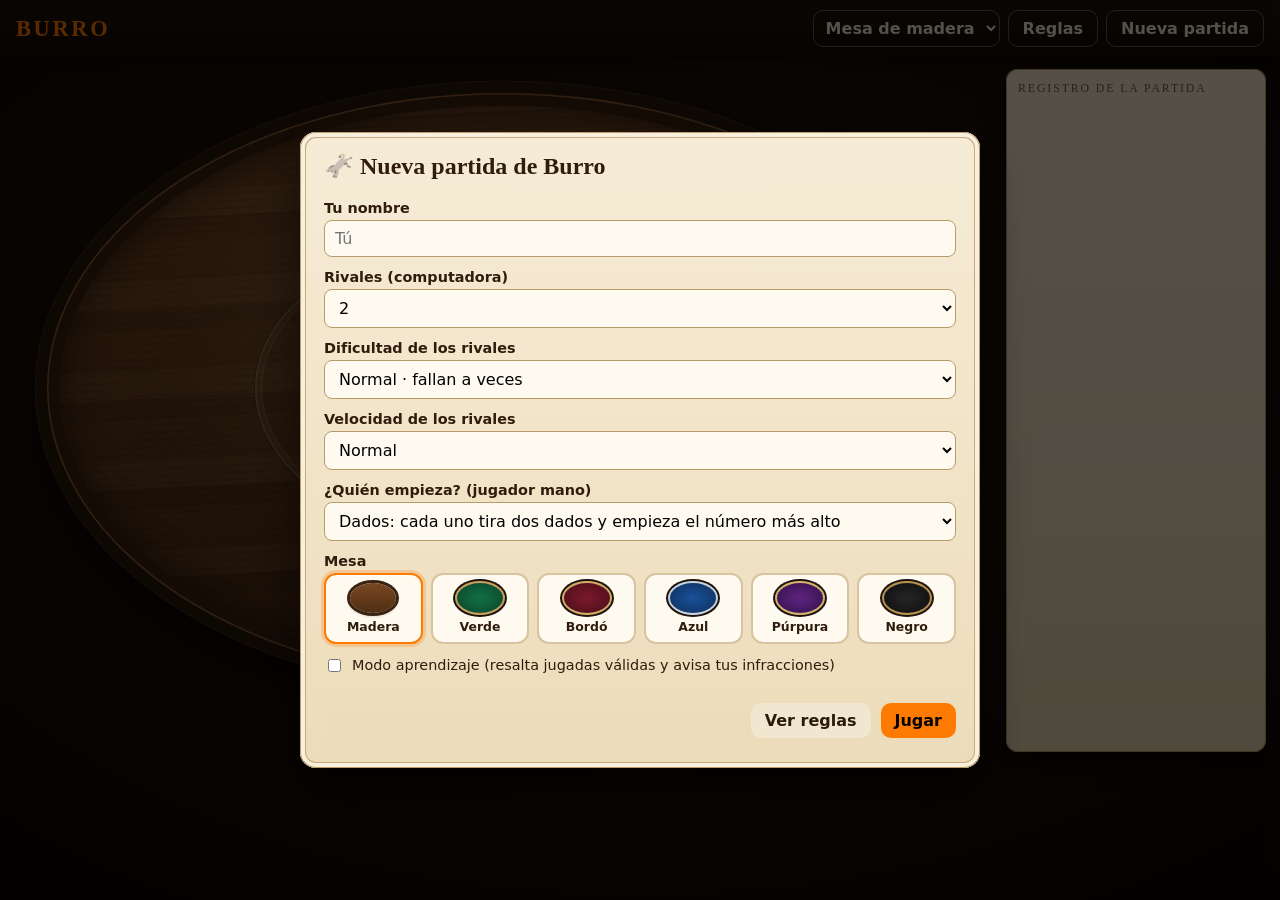
<file: Projects/Burro/index.html>
<!doctype html>
<html lang="es">
<head>
<!-- Google tag (gtag.js) -->
<script async src="https://www.googletagmanager.com/gtag/js?id=G-HGH08LDQGS"></script>
<script>
  window.dataLayer = window.dataLayer || [];
  function gtag(){dataLayer.push(arguments);}
  gtag('js', new Date());

  gtag('config', 'G-HGH08LDQGS');
</script>
<meta charset="utf-8">
<meta name="viewport" content="width=device-width, initial-scale=1">
<title>Burro · Juego de fichas</title>
<link rel="preconnect" href="https://fonts.googleapis.com">
<link rel="preconnect" href="https://fonts.gstatic.com" crossorigin>
<link href="https://fonts.googleapis.com/css2?family=Great+Vibes&display=swap" rel="stylesheet">
<style>
:root{
  --ink:#f3e6cf; --muted:#d6bf9c; --accent:#ff7a00; --danger:#c8402a; --ok:#9dff7a;
  --plaque:#ead9b6; --plaque-ink:#3b2310;
  --serif:Georgia,"Times New Roman",serif;
}
*{box-sizing:border-box}
html,body{margin:0}
body{font-family:system-ui,-apple-system,"Segoe UI",Roboto,sans-serif;color:var(--ink);min-height:100vh;background:#120b06;
  background-image:radial-gradient(ellipse 80% 70% at 50% 45%,#2c1a0d 0%,#170e07 60%,#0b0603 100%);background-attachment:fixed}
header{display:flex;align-items:center;justify-content:space-between;gap:10px;padding:10px 16px;background:linear-gradient(#1c120b,#120b06);box-shadow:0 2px 12px rgba(0,0,0,.6)}
h1{margin:0;font-family:var(--serif);font-size:1.4rem;letter-spacing:.12em}
h1 b{color:var(--accent)}
.hbtns{display:flex;gap:8px}
button{font:inherit;cursor:pointer;border:none;border-radius:10px;padding:8px 14px;background:#f1e6cf;color:#2a1a0c;font-weight:600}
button.ghost{background:transparent;color:var(--ink);border:1px solid rgba(255,230,190,.35)}
.section-title{font-family:var(--serif);font-size:.74rem;text-transform:uppercase;letter-spacing:.16em;color:var(--muted);margin:0 0 8px;text-shadow:0 1px 1px rgba(0,0,0,.6)}

/* ===== bandejas de madera de cada jugador ===== */
.seat,.me{position:relative;border-radius:16px;
  background:repeating-linear-gradient(92deg,rgba(0,0,0,.08) 0 2px,rgba(0,0,0,0) 2px 8px),linear-gradient(165deg,#7a4b24,#5c3519 70%,#4d2c14);
  box-shadow:inset 0 0 0 3px #95623a,inset 0 0 0 5px #3d220e,inset 0 8px 16px rgba(0,0,0,.45),0 10px 22px rgba(0,0,0,.55);
  transition:box-shadow .2s,opacity .2s}
.seat.turn,.me.turn{box-shadow:inset 0 0 0 3px var(--accent),inset 0 0 0 5px #3d220e,inset 0 8px 16px rgba(0,0,0,.45),0 0 0 3px rgba(255,122,0,.25),0 10px 22px rgba(0,0,0,.55)}
.seat.finished{opacity:.55}
.seat-name{display:flex;justify-content:space-between;align-items:center;gap:8px}
.plaque{font-family:var(--serif);font-weight:700;font-size:.82rem;text-transform:uppercase;letter-spacing:.06em;color:var(--plaque-ink);
  background:linear-gradient(#f3e5c6,#dcc79f);padding:3px 10px;border-radius:6px;box-shadow:inset 0 0 0 1px #a8875a,inset 0 0 0 3px #f6ead0,0 2px 3px rgba(0,0,0,.4)}
.badge{font-size:.72rem;font-weight:600;background:rgba(0,0,0,.4);padding:2px 8px;border-radius:999px;white-space:nowrap;color:var(--ink)}
.piles{display:flex;gap:16px;align-items:flex-end;margin-top:12px}
.pile-col{display:flex;flex-direction:column;align-items:center;gap:6px;min-width:42px}
.lbl{font-family:var(--serif);font-size:.68rem;color:var(--muted);text-transform:uppercase;letter-spacing:.06em}
.solo{color:var(--muted);font-style:italic;padding:10px}

/* ===== fichas cuadradas de madera ===== */
.tile{--t:var(--tb,58px);width:var(--t);height:var(--t);border-radius:9px;position:relative;z-index:1;user-select:none;transition:transform .18s;
  display:grid;place-items:center;
  background:repeating-linear-gradient(104deg,rgba(90,45,15,.13) 0 2px,rgba(0,0,0,0) 2px 7px),repeating-linear-gradient(98deg,rgba(255,230,190,.08) 0 12px,rgba(0,0,0,0) 12px 30px),linear-gradient(150deg,#d6a86c,#b47c44 60%,#93602e);
  box-shadow:inset 0 1px 0 rgba(255,236,205,.7),inset 0 -2px 2px rgba(60,30,10,.4),inset 2px 0 1px rgba(255,236,205,.25),0 3px 0 #6b411c,0 4px 0 #4e2d12,0 8px 10px rgba(0,0,0,.5)}
.tile .num{width:70%;height:70%;display:grid;place-items:center;border-radius:7px;
  background:radial-gradient(circle at 40% 30%,#f8eed8,#e6d4ad 70%,#d7c093);
  box-shadow:inset 0 2px 3px rgba(80,45,15,.5),inset 0 -1px 0 rgba(255,250,235,.6),0 1px 0 rgba(255,236,205,.45);
  font-family:var(--serif);font-weight:700;font-size:calc(var(--t)*.4);line-height:1;color:#3a210e;text-shadow:0 1px 0 rgba(255,255,255,.65),0 -1px 0 rgba(0,0,0,.18)}
.tile.small{--t:var(--ts,44px);border-radius:7px}
.tile.small .num{border-radius:5px}
.tile.back::after{content:"";position:absolute;inset:18%;border-radius:6px;box-shadow:inset 0 1px 2px rgba(60,30,10,.45),0 1px 0 rgba(255,230,190,.3)}
.tile.empty{background:rgba(0,0,0,.22);box-shadow:inset 0 3px 6px rgba(0,0,0,.55),0 1px 0 rgba(255,220,180,.15);color:rgba(255,235,205,.5);font-family:var(--serif);font-size:.85rem;font-weight:700}
/* torre: se ve el costado de las fichas apiladas */
.tower{--t:var(--tb,58px);position:relative;padding-bottom:var(--h,0px)}
.tower.small{--t:var(--ts,44px)}
.cpile .tile,.cpile .tower{--t:var(--tc,56px)}
.tower::before{content:"";position:absolute;left:0;right:0;top:calc(var(--t) - 10px);bottom:-4px;border-radius:0 0 9px 9px;
  background:repeating-linear-gradient(180deg,#a8723d 0 2px,#5a3415 2px 3px);box-shadow:inset 2px 0 2px rgba(255,220,170,.25),inset -3px 0 4px rgba(0,0,0,.35),0 8px 10px rgba(0,0,0,.5)}
.tower.small::before{border-radius:0 0 7px 7px}
.tower .tile{box-shadow:inset 0 1px 0 rgba(255,236,205,.7),inset 0 -2px 2px rgba(60,30,10,.4),0 2px 0 #6b411c}
.tower .cnt{position:absolute;top:-9px;right:-11px;z-index:2;box-shadow:0 2px 4px rgba(0,0,0,.4);background:rgba(0,0,0,.6);color:#fff;font-size:.72rem;font-weight:700;padding:1px 7px;border-radius:999px}
.tower.pulse .tile{animation:pulse .9s ease 2}
@keyframes pulse{50%{transform:translateY(-4px);box-shadow:0 0 0 4px rgba(255,122,0,.7),0 2px 0 #6b411c}}

/* ficha en la mano: levantada y bien visible */
.hand{min-height:calc(var(--tb,58px) + 4px);display:grid;place-items:end center}
.lift .tile{transform:translateY(-14px) rotate(-7deg) scale(1.08);box-shadow:inset 0 1px 0 rgba(255,236,205,.7),inset 0 -2px 2px rgba(60,30,10,.4),0 3px 0 #6b411c,0 0 0 3px var(--accent),0 24px 22px rgba(0,0,0,.6)}
.lift + .lbl,.lbl.hot{color:var(--accent);font-weight:700}
.target{border-radius:10px}
.clickable{cursor:pointer}
.clickable:hover .tile{transform:translateY(-4px)}
.hint{outline:3px solid var(--ok);outline-offset:6px}
.vuela{position:fixed;z-index:60;pointer-events:none;transform-origin:top left}
.vuela .tile{margin:0}
.recien{animation:recien 1.4s ease}
@keyframes recien{0%,60%{box-shadow:0 0 0 4px rgba(255,170,60,.9),0 0 18px 6px rgba(255,140,0,.55)}100%{box-shadow:none}}

/* ===== área central grabada en la mesa ===== */
#center{display:flex;flex-wrap:wrap;gap:20px;align-items:flex-end;justify-content:center}
.cpile{display:flex;flex-direction:column;align-items:center;gap:6px;cursor:pointer;border-radius:10px}
.cpile.done{opacity:.65}
.cpile.done .lbl{color:var(--accent)}

/* jugador */
#status{margin-top:14px;font-size:.95rem;min-height:1.4em;text-shadow:0 1px 1px rgba(0,0,0,.6)}


/* ===== mesa ovalada: cada jugador en su lugar, como en un casino ===== */
.layout{display:grid;grid-template-columns:minmax(0,1fr) 260px;gap:14px;padding:12px 14px;max-width:1500px;margin:0 auto}
@media(max-width:1180px){.layout{grid-template-columns:1fr;padding:8px}}
.board{min-width:0}
.sala{position:relative;width:100%}
.stage{position:absolute;left:50%;top:0;transform-origin:top left;touch-action:manipulation;-webkit-user-select:none;user-select:none}
.con-zoom .stage{position:relative;left:auto;margin:0 auto}
html{-webkit-text-size-adjust:100%;text-size-adjust:100%}
.stage.L{--tb:58px;--ts:42px;--tc:56px}
.stage.P{--tb:50px;--ts:36px;--tc:42px}
.mesa{position:absolute;border-radius:50%;
  background:
    radial-gradient(ellipse at 50% 42%,rgba(255,215,160,.20),rgba(0,0,0,0) 55%),
    radial-gradient(ellipse at 50% 50%,rgba(0,0,0,0) 62%,rgba(0,0,0,.35) 100%),
    repeating-linear-gradient(177deg,rgba(0,0,0,.09) 0 2px,rgba(0,0,0,0) 2px 9px),
    repeating-linear-gradient(177deg,rgba(255,210,160,.05) 0 34px,rgba(0,0,0,.07) 34px 60px,rgba(0,0,0,0) 60px 110px),
    linear-gradient(180deg,#7a4822,#62391a 55%,#4f2d13);
  box-shadow:0 0 0 14px #3a200d,0 0 0 16px #8c5a30,0 0 0 30px #2a170a,0 0 0 31px rgba(255,210,160,.18),0 30px 70px 20px rgba(0,0,0,.75),inset 0 0 40px rgba(0,0,0,.45)}
/* anillo grabado del centro */
.mesa::after{content:"";position:absolute;inset:22%;border-radius:50%;
  box-shadow:inset 0 0 0 2px rgba(230,190,140,.30),inset 0 0 0 7px rgba(0,0,0,.14),inset 0 0 0 9px rgba(230,190,140,.20),0 0 0 1px rgba(0,0,0,.25)}
.centro{position:absolute;display:flex;flex-direction:column;align-items:center;justify-content:center;gap:8px}
.centro .section-title{margin:0;text-align:center}
#center{display:flex;flex-wrap:wrap;gap:12px 14px;align-items:flex-end;justify-content:center}
.stage.P #center{gap:10px 8px}
.seat{position:absolute;transform:translate(-50%,-50%);padding:8px 10px 10px;z-index:2}
.seat .seat-name{gap:6px}
.seat .plaque{font-size:.74rem;padding:2px 8px}
.seat .badge{font-size:.66rem;padding:1px 7px}
.seat .piles{gap:8px;margin-top:8px}
.seat .pile-col{min-width:0;gap:4px}
.seat .lbl{font-size:.58rem;white-space:nowrap}
.seat.me{padding:10px 14px 12px}
.seat.me .plaque{font-size:.86rem}
.seat.me .piles{gap:16px;margin-top:10px}
.seat.me .lbl{font-size:.66rem}
.seat.turn{z-index:3}
.seat.turn::before{content:"";position:absolute;inset:-26px;border-radius:50%;background:radial-gradient(ellipse,rgba(255,170,80,.28),rgba(0,0,0,0) 65%);z-index:-1;pointer-events:none}
#burro{position:absolute;transform:translate(-50%,-50%);z-index:4;width:132px;height:132px;padding:0;border:0;border-radius:50%;
  display:flex;flex-direction:column;align-items:center;justify-content:center;gap:3px;text-align:center;color:#fff;cursor:pointer;
  background:
    radial-gradient(circle at 36% 28%,rgba(255,255,255,.32),rgba(255,255,255,0) 38%),
    radial-gradient(circle at 50% 50%,rgba(0,0,0,0) 0 60%,#f3e3c3 60% 62.5%,rgba(0,0,0,0) 63%),
    radial-gradient(circle at 50% 50%,#d63c25 0 40%,#b52a17 60%,rgba(0,0,0,0) 60.5%),
    radial-gradient(circle at 50% 50%,rgba(0,0,0,0) 0 92%,rgba(0,0,0,.22) 100%),
    repeating-conic-gradient(from 7.5deg,#f6ecd8 0 15deg,#a8221a 15deg 45deg);
  box-shadow:0 0 0 3px #5e140b,inset 0 0 0 2px rgba(0,0,0,.25),0 6px 0 #4d1008,0 14px 24px rgba(0,0,0,.55);
  transition:transform .1s ease,box-shadow .1s ease}
#burro b{font-family:var(--serif);font-weight:900;font-size:19px;line-height:1;letter-spacing:.02em;text-shadow:0 2px 0 rgba(80,10,0,.65)}
#burro small{font-family:system-ui,sans-serif;font-size:10px;font-weight:700;letter-spacing:.08em;text-transform:uppercase;opacity:.85}
#burro:hover{box-shadow:0 0 0 3px #5e140b,inset 0 0 0 2px rgba(0,0,0,.25),0 6px 0 #4d1008,0 14px 24px rgba(0,0,0,.55),0 0 0 9px rgba(255,120,80,.18)}
#burro:active{transform:translate(-50%,calc(-50% + 4px)) scale(.97);box-shadow:0 0 0 3px #5e140b,0 2px 0 #4d1008,0 6px 12px rgba(0,0,0,.5)}
.stage.P #burro{width:98px;height:98px}
.stage.P #burro b{font-size:14px}
.stage.P #burro small{font-size:8px}
@media (hover:none){#burro small{display:none}} /* en pantallas táctiles no hay tecla B */
/* celular: bandejas de los rivales más compactas; la ficha en la mano flota sobre la bandeja */
.stage.P .seat:not(.me){padding:6px 8px 8px}
.stage.P .seat:not(.me) .lbl{display:none}
.stage.P .seat:not(.me) .piles{margin-top:6px;gap:6px}
.stage.P .seat:not(.me) .plaque{font-size:.68rem;padding:2px 6px;max-width:84px;overflow:hidden;text-overflow:ellipsis;white-space:nowrap}
.stage.P .mano-flot{position:absolute;right:-18px;top:-16px;z-index:3}
#status{margin:10px auto 0;max-width:900px;text-align:center;font-size:.95rem;min-height:1.4em;text-shadow:0 1px 1px rgba(0,0,0,.6)}
@media(max-width:520px){header{padding:8px 12px}}


/* ===== mesas: madera o paño de casino, cada una con su diseño ===== */
.mesa .deco{position:absolute;pointer-events:none}
.mesa .deco{inset:0;border-radius:50%;overflow:hidden}
.centro .logo{display:flex;flex-direction:column;align-items:center;gap:6px;pointer-events:none;margin-bottom:6px}
.centro .logo span{font-family:var(--serif);font-weight:900;letter-spacing:.22em;padding-left:.22em;font-size:68px;line-height:1}
.centro .logo small{font-family:var(--serif);font-size:14px;font-weight:700;letter-spacing:.3em;text-transform:uppercase}
.stage.P .centro .logo span{font-size:36px;letter-spacing:.1em;padding-left:.1em}
.stage.P .centro .logo small{font-size:10px;letter-spacing:.18em}
/* madera: logo grabado */
/* paños: base común (textura de fieltro, luz de lámpara y baranda acolchada) */
.mesa.pano{
  --fieltro:url("data:image/svg+xml,%3Csvg xmlns='http://www.w3.org/2000/svg' width='180' height='180'%3E%3Cfilter id='n'%3E%3CfeTurbulence type='fractalNoise' baseFrequency='.85' numOctaves='2' stitchTiles='stitch'/%3E%3CfeColorMatrix values='0 0 0 0 0 0 0 0 0 0 0 0 0 0 0 0 0 0 .32 0'/%3E%3C/filter%3E%3Crect width='100%25' height='100%25' filter='url(%23n)'/%3E%3C/svg%3E");
  background:radial-gradient(ellipse at 50% 40%,rgba(255,240,210,.16),rgba(0,0,0,0) 58%),radial-gradient(ellipse at 50% 50%,rgba(0,0,0,0) 58%,rgba(0,0,0,.5) 100%),var(--fieltro),var(--pano);
  box-shadow:0 0 0 3px var(--hilo),0 0 0 5px rgba(0,0,0,.6),0 0 0 26px #1d130c,0 0 0 27px rgba(255,220,180,.10),0 0 0 31px #6b4320,0 0 0 37px #3a2210,0 30px 70px 20px rgba(0,0,0,.75),inset 0 0 50px rgba(0,0,0,.55)}
.mesa.pano::after{display:none}
.mesa.pano .deco::before,.mesa.pano .deco::after{content:"";position:absolute;border-radius:50%}
/* verde: clásico de casino, doble línea dorada y estrellas */
.mesa.verde{--pano:#0e5534;--hilo:#c9a25a}
.mesa.verde .deco::before{inset:17%;border:2px solid rgba(214,180,100,.75);box-shadow:0 0 0 6px rgba(0,0,0,0),0 0 0 8px rgba(214,180,100,.45)}
.mesa.verde .deco::after{inset:28%;border:1px dashed rgba(214,180,100,.35)}
/* bordó: brocado (damasco) y anillo ornamental dorado */
.mesa.bordo{--pano:#5e1020;--hilo:#d4ad62}
.mesa.bordo .deco{background:
  radial-gradient(circle at 50% 50%,rgba(0,0,0,0) 0 9px,rgba(0,0,0,.10) 10px 11px,rgba(0,0,0,0) 12px) 0 0/52px 52px,
  radial-gradient(circle at 50% 50%,rgba(255,200,170,.07) 0 4px,rgba(0,0,0,0) 5px) 26px 26px/52px 52px,
  radial-gradient(ellipse at 50% 50%,rgba(0,0,0,0) 30%,rgba(0,0,0,.25) 75%)}
.mesa.bordo .deco::before{inset:16%;border:3px double rgba(222,184,110,.7);box-shadow:inset 0 0 0 10px rgba(94,16,32,.65)}
.mesa.bordo .deco::after{inset:19%;border:1px dotted rgba(222,184,110,.5)}
/* azul: rayos art déco y línea plateada */
.mesa.azul{--pano:#123e78;--hilo:#c9d3e0}
.mesa.azul .deco{background:repeating-conic-gradient(from 0deg at 50% 50%,rgba(255,255,255,.055) 0 4deg,rgba(255,255,255,0) 4deg 12deg);
  -webkit-mask:radial-gradient(ellipse at 50% 50%,#000 0 38%,rgba(0,0,0,.25) 70%,transparent 80%);mask:radial-gradient(ellipse at 50% 50%,#000 0 38%,rgba(0,0,0,.25) 70%,transparent 80%)}
.mesa.azul .deco::before{inset:18%;border:2px solid rgba(220,230,245,.55);box-shadow:inset 0 0 0 5px rgba(18,62,120,.9),inset 0 0 0 6px rgba(220,230,245,.35)}
/* negro: rombos finos dorados, elegante */
.mesa.negro{--pano:#141414;--hilo:#b8924a}
.mesa.negro .deco{background:
  repeating-linear-gradient(45deg,rgba(201,162,90,.09) 0 1px,rgba(0,0,0,0) 1px 34px),
  repeating-linear-gradient(-45deg,rgba(201,162,90,.09) 0 1px,rgba(0,0,0,0) 1px 34px);
  -webkit-mask:radial-gradient(ellipse at 50% 50%,#000 0 55%,transparent 82%);mask:radial-gradient(ellipse at 50% 50%,#000 0 55%,transparent 82%)}
.mesa.negro .deco::before{inset:17%;border:1px solid rgba(201,162,90,.7);box-shadow:0 0 0 5px rgba(20,20,20,.95),0 0 0 6px rgba(201,162,90,.4)}
.mesa.purpura{--pano:#46195e;--hilo:#d8b56a}
/* púrpura: anillos concéntricos de gala y orla de perlas doradas */
.mesa.purpura .deco{background:repeating-radial-gradient(ellipse at 50% 50%,rgba(255,255,255,0) 0 22px,rgba(230,200,255,.055) 22px 24px,rgba(255,255,255,0) 24px 46px);
  -webkit-mask:radial-gradient(ellipse at 50% 50%,#000 0 60%,transparent 85%);mask:radial-gradient(ellipse at 50% 50%,#000 0 60%,transparent 85%)}
.mesa.purpura .deco::before{inset:16%;border:4px dotted rgba(222,186,110,.75)}
.mesa.purpura .deco::after{inset:18.5%;border:1px solid rgba(222,186,110,.45)}
.mesa.pano ~ .centro .section-title{color:rgba(255,245,225,.6)}
/* selector de mesa */
.mesas{display:grid;grid-template-columns:repeat(6,1fr);gap:8px}
.mesas button{display:flex;flex-direction:column;align-items:center;gap:6px;padding:8px 4px;background:#fffaf0;border:2px solid #d8c3a0;border-radius:12px;font-size:.78rem;font-weight:600;color:#2f1c0c}
.mesas button[aria-pressed="true"]{border-color:var(--accent);box-shadow:0 0 0 3px rgba(255,122,0,.25)}
.mesas i{width:46px;height:30px;border-radius:50%;box-shadow:0 0 0 3px #3a2210,0 2px 4px rgba(0,0,0,.4)}
.mesas [data-mesa=madera] i{background:linear-gradient(180deg,#7a4822,#4f2d13)}
.mesas [data-mesa=verde] i{background:radial-gradient(#127045,#0b4429);box-shadow:0 0 0 2px #c9a25a,0 0 0 4px #1d130c}
.mesas [data-mesa=bordo] i{background:radial-gradient(#7a1a2c,#4a0c18);box-shadow:0 0 0 2px #d4ad62,0 0 0 4px #1d130c}
.mesas [data-mesa=azul] i{background:radial-gradient(#1a5199,#0d2f5c);box-shadow:0 0 0 2px #c9d3e0,0 0 0 4px #1d130c}
.mesas [data-mesa=purpura] i{background:radial-gradient(#5e2580,#33104a);box-shadow:0 0 0 2px #d8b56a,0 0 0 4px #1d130c}
.mesas [data-mesa=negro] i{background:radial-gradient(#262626,#0d0d0d);box-shadow:0 0 0 2px #b8924a,0 0 0 4px #1d130c}
@media(max-width:480px){.mesas{grid-template-columns:repeat(3,1fr)}}
.hsel{background:transparent;color:var(--ink);border:1px solid rgba(255,230,190,.35);border-radius:10px;padding:7px 8px;font:inherit;font-weight:600}
.hsel option{color:#222}
@media(max-width:560px){
  header{flex-wrap:wrap;row-gap:6px}
  h1{font-size:1.1rem}
  .hbtns{gap:6px;flex-wrap:wrap}
  .hbtns button,.hsel{padding:6px 9px;font-size:.85rem}
}

/* ===== dados para elegir al jugador mano ===== */
.dados-card{max-width:760px}
.dados-lista{display:grid;grid-template-columns:repeat(auto-fill,minmax(200px,1fr));gap:8px;margin:14px 0 4px}
.dfila{display:flex;align-items:center;gap:10px;padding:8px 10px;border-radius:12px;background:rgba(255,255,255,.55);box-shadow:inset 0 0 0 1px #d8c3a0;transition:opacity .2s,box-shadow .2s}
.dfila.fuera{opacity:.4}
.dfila.gana{box-shadow:inset 0 0 0 2px var(--accent),0 0 0 3px rgba(255,122,0,.25);background:#fff4e2}
.dfila.empate{box-shadow:inset 0 0 0 2px #b8860b}
.dfila b{flex:1;font-family:var(--serif);font-size:.95rem;overflow:hidden;text-overflow:ellipsis;white-space:nowrap}
.dfila .suma{min-width:26px;text-align:right;font-family:var(--serif);font-weight:700;font-size:1.15rem;color:#8a3d00}
.dado{width:34px;height:34px;border-radius:7px;display:grid;grid-template-columns:repeat(3,1fr);grid-template-rows:repeat(3,1fr);padding:5px;
  background:radial-gradient(circle at 35% 30%,#fff,#f1ebdd 70%,#ddd3bf);box-shadow:inset 0 -2px 3px rgba(0,0,0,.18),0 2px 3px rgba(0,0,0,.35)}
.dado i{width:6px;height:6px;border-radius:50%;place-self:center;background:transparent}
.dado i.on{background:#1f1a16;box-shadow:inset 0 1px 1px rgba(0,0,0,.6)}
.dado.uno i.on{background:#b3121f;width:8px;height:8px}
.dado.rueda{animation:rueda .16s linear infinite}
@keyframes rueda{0%{transform:rotate(0) translateY(0)}50%{transform:rotate(14deg) translateY(-3px)}100%{transform:rotate(0) translateY(0)}}
#dadosMsg{margin:4px 0 0;font-size:.95rem}

.mesa.madera ~ .centro .logo span{color:#f3dcb4;text-shadow:0 2px 0 #2a1508,0 -1px 0 rgba(255,235,200,.4),0 0 18px rgba(0,0,0,.35);}
.mesa.madera ~ .centro .logo small{color:#e9cfa3;opacity:.9}
.mesa.verde ~ .centro .logo span{color:#e8c574;text-shadow:0 2px 0 #4a3510,0 0 14px rgba(0,0,0,.45);}
.mesa.verde ~ .centro .logo small{color:#e8c574;opacity:.9}
.mesa.bordo ~ .centro .logo span{color:#f1d9a6;text-shadow:0 2px 0 #3b0812,0 0 14px rgba(0,0,0,.45);font-style:italic;letter-spacing:.1em;padding-left:.1em;}
.mesa.bordo ~ .centro .logo small{color:#ecd3a0;opacity:.9}
.mesa.azul ~ .centro .logo span{color:#eef3fb;text-shadow:0 2px 0 #0a2448,0 0 16px rgba(0,0,0,.4);font-family:"Futura","Century Gothic","Avenir",system-ui,sans-serif;font-weight:800;letter-spacing:.3em;}
.mesa.azul ~ .centro .logo small{color:#d6e1f2;opacity:.9}
.mesa.purpura ~ .centro .logo span{color:#ecd08f;text-shadow:0 2px 0 #1e0629,0 0 16px rgba(0,0,0,.45);font-variant:small-caps;letter-spacing:.18em;padding-left:.18em}
.mesa.purpura ~ .centro .logo small{color:#e3c88c;opacity:.9}
.mesa.purpura ~ .centro .logo .marca{color:#ecd08f;text-shadow:0 1px 0 #1e0629}
.mesa.negro ~ .centro .logo span{color:#dcb66b;text-shadow:0 2px 0 #000,0 0 14px rgba(0,0,0,.6);letter-spacing:.32em;font-weight:700;}
.mesa.negro ~ .centro .logo small{color:#d0aa60;opacity:.9}
.stage.P .mesa ~ .centro .logo span{font-size:34px;letter-spacing:.08em;padding-left:.08em}
.centro .logo .marca{font-family:"Great Vibes","Snell Roundhand","Segoe Script","Brush Script MT",cursive;font-style:normal;font-size:30px;line-height:1.1;letter-spacing:.02em;margin-top:2px;opacity:.85}
.stage.P .centro .logo .marca{font-size:21px}
.mesa.madera ~ .centro .logo .marca{color:#f0d6a8;text-shadow:0 1px 0 #2a1508}
.mesa.verde ~ .centro .logo .marca{color:#e8c574;text-shadow:0 1px 0 #2c2008}
.mesa.bordo ~ .centro .logo .marca{color:#f1d9a6;text-shadow:0 1px 0 #3b0812}
.mesa.azul ~ .centro .logo .marca{color:#e4ecf8;text-shadow:0 1px 0 #0a2448}
.mesa.negro ~ .centro .logo .marca{color:#dcb66b;text-shadow:0 1px 0 #000}
/* ===== animación de preparación: pilas, mezcla y reparto ===== */
.stage[data-reparto] .seat .piles,.stage[data-reparto] #center,.stage[data-reparto] .centro .section-title,.stage[data-reparto] #burro{visibility:hidden}
.stage[data-reparto] .centro .logo{opacity:.25;transition:opacity .4s}
#reparto{position:absolute;inset:0;z-index:6;pointer-events:none}
#reparto .ft{position:absolute;left:0;top:0;--t:38px;will-change:transform}
.stage.P #reparto .ft{--t:30px}
#reparto .ft .tile{--t:inherit;box-shadow:inset 0 1px 0 rgba(255,236,205,.7),inset 0 -2px 2px rgba(60,30,10,.4),0 2px 0 #6b411c,0 4px 6px rgba(0,0,0,.35)}
.reparto-msg{position:absolute;left:50%;transform:translateX(-50%);margin:0;padding:8px 18px;border-radius:999px;white-space:nowrap;
  font-family:var(--serif);font-size:17px;font-weight:700;color:#fbecc9;background:rgba(15,8,3,.72);box-shadow:inset 0 0 0 1px rgba(230,190,140,.35);transition:opacity .3s}
.stage.P .reparto-msg{font-size:13px;padding:6px 12px}
.reparto-saltar{position:absolute;pointer-events:auto;transform:translate(-50%,-50%);padding:7px 14px;border-radius:999px;font-size:13px;font-weight:700;
  background:rgba(15,8,3,.7);color:#fbecc9;box-shadow:inset 0 0 0 1px rgba(230,190,140,.35)}
/* registro: hoja de papel */
aside{border-radius:12px;padding:12px;max-height:calc(100vh - 80px);overflow:auto;position:sticky;top:12px;
  background:linear-gradient(#f2e6cc,#e6d5b0);color:#3a2412;box-shadow:inset 0 0 0 1px #b99a6b,0 10px 22px rgba(0,0,0,.5)}
aside .section-title{color:#7a5a36;text-shadow:none}
@media(max-width:1180px){aside{position:static;max-height:240px}}
#log{list-style:none;margin:0;padding:0;font-size:.82rem;line-height:1.35}
#log li{padding:4px 2px;border-bottom:1px dashed rgba(90,60,30,.25)}
#log li.burro{color:#a3260f;font-weight:700}
#log li.win{color:#9a5200;font-weight:700}
#log li.sys{color:#7a5a36}

/* avisos */
#flash{position:fixed;inset:0;display:flex;align-items:center;justify-content:center;pointer-events:none;z-index:40}
#flash div{font-family:var(--serif);font-size:clamp(1.8rem,6vw,3.4rem);font-weight:900;background:rgba(20,11,5,.85);padding:18px 30px;border-radius:20px;text-align:center;opacity:0;transform:scale(.8);transition:all .25s;box-shadow:inset 0 0 0 2px rgba(230,190,140,.4)}
#flash.show div{opacity:1;transform:scale(1)}
#toast{position:fixed;left:50%;bottom:20px;transform:translateX(-50%) translateY(30px);background:#1c120b;color:#fff;padding:10px 16px;border-radius:12px;opacity:0;transition:all .25s;z-index:41;max-width:90vw;text-align:center;font-size:.9rem}
#toast.show{opacity:1;transform:translateX(-50%) translateY(0)}
.modal{position:fixed;inset:0;background:rgba(0,0,0,.65);display:none;align-items:center;justify-content:center;z-index:50;padding:16px}
.modal.open{display:flex}
.card{background:linear-gradient(#f6ecd6,#ecdcba);color:#2f1c0c;border-radius:16px;padding:20px 24px;max-width:680px;width:100%;max-height:90vh;overflow:auto;box-shadow:inset 0 0 0 1px #b99a6b,inset 0 0 0 5px #f8f0dd,inset 0 0 0 6px #c8aa7c,0 20px 50px rgba(0,0,0,.6)}
.card h2{margin-top:0;font-family:var(--serif)}
.card label{display:block;font-weight:600;margin:12px 0 4px;font-size:.9rem}
.card input[type=text],.card select{width:100%;padding:8px 10px;border-radius:8px;border:1px solid #b99a6b;font:inherit;background:#fffaf0}
.card .check{display:flex;gap:8px;align-items:center;font-weight:500}
.card .actions{display:flex;gap:10px;justify-content:flex-end;margin-top:18px;position:sticky;bottom:-20px;padding:10px 0;background:linear-gradient(rgba(236,220,186,0),#ecdcba 40%)}
.card button.primary{background:var(--accent);color:#000}
.rules{font-family:var(--serif)}
.rules h1{font-size:1.5rem;margin:0 0 12px;letter-spacing:0}
.rules h2{font-size:1.15rem;margin:22px 0 6px;color:#8a3d00}
.rules h3{font-size:1rem;margin:16px 0 4px}
.rules p,.rules li{font-size:.95rem;line-height:1.55}
.rules ul,.rules ol{padding-left:1.3rem}
.rules .nota{background:rgba(255,122,0,.1);border-left:3px solid var(--accent);padding:8px 12px;border-radius:6px;font-family:system-ui,sans-serif;font-size:.88rem}
.rank{list-style:none;padding:0;font-size:1.05rem}
.rank li{padding:6px 0;border-bottom:1px solid rgba(90,60,30,.25)}
</style>
</head>
<body>
<header>
  <h1><b>BURRO</b></h1>
  <div class="hbtns">
    <select class="hsel" id="hMesa" aria-label="Mesa">
      <option value="madera">Mesa de madera</option><option value="verde">Paño verde</option><option value="bordo">Paño bordó</option><option value="azul">Paño azul</option><option value="purpura">Paño púrpura</option><option value="negro">Paño negro</option>
    </select>
    <button class="ghost" data-act="rules">Reglas</button>
    <button class="ghost" data-act="setup">Nueva partida</button>
  </div>
</header>

<div class="layout">
  <main class="board">
    <div class="sala" id="sala">
      <div class="stage" id="stage">
        <div class="mesa madera" id="mesa"><div class="deco"></div></div>
        <div class="centro" id="centro">
          <div class="logo"><span>BURRO</span><small>fichas del 1 al 15</small><em class="marca">@hagigliotti</em></div>
          <p class="section-title">Pilas centrales</p>
          <div id="center"></div>
        </div>
        <div id="seats"></div>
        <button id="burro" data-act="burro" aria-label="Cantar ¡Burro! (tecla B)"><b>¡BURRO!</b><small>tecla B</small></button>
        <div id="reparto" hidden><p class="reparto-msg" id="repartoMsg"></p><button type="button" class="reparto-saltar" id="repartoSaltar">Saltar ▸</button></div>
      </div>
    </div>
    <div id="status"></div>
  </main>
  <aside>
    <p class="section-title">Registro de la partida</p>
    <ul id="log"></ul>
  </aside>
</div>

<div id="flash"><div></div></div>
<div id="toast"></div>

<!-- Configuración -->
<div class="modal open" id="setupModal">
  <form class="card" id="setupForm">
    <h2>🫏 Nueva partida de Burro</h2>
    <label for="fName">Tu nombre</label>
    <input type="text" id="fName" maxlength="16" placeholder="Tú">
    <label for="fBots">Rivales (computadora)</label>
    <select id="fBots">
      <option value="0">0 · solitario</option><option value="1">1</option><option value="2" selected>2</option>
      <option value="3">3</option><option value="4">4</option><option value="5">5</option>
      <option value="6">6</option><option value="7">7</option><option value="8">8</option>
      <option value="9">9</option><option value="10">10</option><option value="11">11</option>
    </select>
    <label for="fDiff">Dificultad de los rivales</label>
    <select id="fDiff">
      <option value="muyfacil">Muy fácil · se equivocan muchísimo y casi no te vigilan</option>
      <option value="facil">Fácil · se equivocan seguido y se distraen</option>
      <option value="normal" selected>Normal · fallan a veces</option>
      <option value="dificil">Difícil · casi no fallan y cantan «Burro» rápido</option>
    </select>
    <label for="fSpeed">Velocidad de los rivales</label>
    <select id="fSpeed">
      <option value="lento">Lenta</option><option value="normal" selected>Normal</option><option value="rapido">Rápida</option>
    </select>
    <label for="fMano">¿Quién empieza? (jugador mano)</label>
    <select id="fMano">
      <option value="dados" selected>Dados: cada uno tira dos dados y empieza el número más alto</option>
      <option value="azar">Al azar</option>
      <option value="yo">Yo</option>
    </select>
    <label>Mesa</label>
    <div class="mesas" id="fMesa">
      <button type="button" data-mesa="madera"><i></i>Madera</button>
      <button type="button" data-mesa="verde"><i></i>Verde</button>
      <button type="button" data-mesa="bordo"><i></i>Bordó</button>
      <button type="button" data-mesa="azul"><i></i>Azul</button>
      <button type="button" data-mesa="purpura"><i></i>Púrpura</button>
      <button type="button" data-mesa="negro"><i></i>Negro</button>
    </div>
    <label class="check" style="color:#2f1c0c"><input type="checkbox" id="fLearn"> Modo aprendizaje (resalta jugadas válidas y avisa tus infracciones)</label>
    <div class="actions">
      <button type="button" data-act="rules">Ver reglas</button>
      <button type="submit" class="primary">Jugar</button>
    </div>
  </form>
</div>

<!-- Reglas -->
<div class="modal" id="rulesModal">
  <div class="card rules">
    <div id="reglamento"><p>Cargando el reglamento…</p></div>
    <h2>En esta versión digital</h2>
    <ul>
      <li>Haz clic en tu <b>visible</b> o tu <b>reserva</b> para levantar. Luego haz clic en el destino: una pila central (o «nueva pila» para un 1), la visible de un rival, o tu propia visible para terminar.</li>
      <li>Cuando un rival levanta su ficha visible se ve en su bandeja; si saca una de la reserva, se ve boca abajo y su número aparece recién cuando la apoya. Vigila sus errores y pulsa <b>¡BURRO!</b> (o la tecla B).</li>
      <li>Cuando se acaba tu reserva, toca la reserva vacía («dar vuelta»): tu pila visible completa se da vuelta y pasa a ser la nueva reserva, en el mismo orden en que pusiste las fichas. Luego sigues tomando de ella (regla 12).</li>
      <li>Al empezar se ven las 12 pilas de 15 fichas: se apartan las que sobran, todas las fichas de las pilas que se usan se mezclan juntas boca abajo, se vuelven a armar pilas de 15 y se reparte una a cada jugador. Con «Saltar» pasas directo a los dados.</li>
      <li>Para elegir quién empieza: «Yo», «Al azar» o «Dados». Con dados, cada jugador tira dos y empieza el número más alto; si hay empate, desempatan solo los igualados.</li>
      <li>Puedes elegir la mesa (madera o paño verde, bordó, azul, púrpura o negro) al empezar o en cualquier momento desde el menú de arriba; se recuerda para la próxima vez.</li>
      <li>Cada ficha que se juega vuela hasta su lugar y queda iluminada un instante, para que puedas seguir las jugadas de los rivales.</li>
      <li>Las fichas de penalización llegan boca abajo a la <b>reserva</b> del penalizado. Quien no tiene reserva entrega la última ficha de su pila visible, dada vuelta; si era su única ficha, se queda sin fichas y gana la mano (o termina su ronda si alguien ya ganó).</li>
      <li>Tienes unos 4 segundos desde que un rival se equivoca para cantarle «¡Burro!», aunque ya haya terminado su turno. El siguiente jugador tiene además 5 segundos desde que el otro apoya su ficha.</li>
      <li>Si cantas una falta real pero tarde, no cuenta y no te penaliza. Si no hubo ninguna falta, es acusación falsa y el Burro eres tú.</li>
      <li>Si dos jugadores cantan «¡Burro!» casi al mismo tiempo por la misma falta, valen los dos gritos: nadie más es penalizado.</li>
      <li>Cada jugador tiene su lugar en la mesa y los turnos siguen el sentido horario: después de ti juega el de tu izquierda.</li>
      <li>La partida sigue hasta que queda un solo jugador con fichas: ese es el Burro.</li>
      <li>Las reglas 16 y 17 (entregar fichas de más, ayudar o distraer) son de la mesa real y no se aplican contra la computadora.</li>
    </ul>
    <div class="actions"><button class="primary" data-act="close-rules">Entendido</button></div>
  </div>
</div>

<!-- Dados: quién empieza -->
<div class="modal" id="dadosModal">
  <div class="card dados-card">
    <h2>🎲 ¿Quién empieza?</h2>
    <p id="dadosMsg">Cada jugador tira dos dados. Empieza el que saque el número más alto; si hay empate, vuelven a tirar solo los empatados.</p>
    <div class="dados-lista" id="dadosLista"></div>
    <div class="actions"><button class="primary" id="dadosBtn" type="button">Tirar los dados</button></div>
  </div>
</div>

<!-- Resultados -->
<div class="modal" id="endModal">
  <div class="card">
    <h2>Fin de la partida</h2>
    <ol class="rank" id="rank"></ol>
    <div class="actions"><button class="primary" data-act="setup">Jugar otra vez</button></div>
  </div>
</div>

<script>
'use strict';
const $ = s => document.querySelector(s);
const BOT_NAMES = ['Ana','Luis','Marta','Pablo','Sofía','Tomás','Lucía','Diego','Valeria','Mateo','Julia'];
// mistake: probabilidad de equivocarse en cada decisión · attention: probabilidad de ver una infracción
// falso: probabilidad de cantar «Burro» sin motivo al terminar cada turno ajeno
const DIFF = {
  muyfacil:{mistake:.42, attention:.2,  react:[2000,4200], falso:.025},
  facil:   {mistake:.26, attention:.35, react:[1500,3500], falso:.012},
  normal:  {mistake:.08, attention:.6,  react:[900,2400],  falso:.003},
  dificil: {mistake:.02, attention:.9,  react:[450,1500],  falso:0}
};
const SPEED = {lento:1400, normal:900, rapido:500};
const WINDOW_NEXT = 5000; // ms que tiene el siguiente jugador para revisar la jugada anterior
const SIMULTANEO = 2500;  // ms: quien canta «Burro» casi a la vez que otro por la misma falta, también acierta
const REACCION = 4500;    // ms desde que ocurre la falta en que CUALQUIER rival puede cantarla, aunque el infractor ya haya terminado su turno

let G = null;
let tileSeq = 0;

const sleep = ms => new Promise(r => setTimeout(r, ms));
const rand = (a,b) => a + Math.random()*(b-a);
const ultima = a => a[a.length-1];
const P = id => G.players[id];
const esc = s => String(s).replace(/[&<>"']/g, c => ({'&':'&amp;','<':'&lt;','>':'&gt;','"':'&quot;',"'":'&#39;'}[c]));
// Verbo según quién juega: «Ana toma» / «Tomas» (cuando eres tú con el nombre por defecto).
const yo = p => p.human && p.name === 'Tú';
const dice = (p, el, tu) => yo(p) ? tu : `${p.name} ${el}`;
function shuffle(a){ for(let i=a.length-1;i>0;i--){ const j=Math.floor(Math.random()*(i+1)); [a[i],a[j]]=[a[j],a[i]]; } return a; }
function newSet(){ return shuffle(Array.from({length:15},(_,i)=>({n:i+1,id:++tileSeq}))); }

/* ---------- mesa elegida (se recuerda en este navegador) ---------- */
const MESAS = {madera:'Mesa de madera', verde:'Paño verde', bordo:'Paño bordó', azul:'Paño azul', purpura:'Paño púrpura', negro:'Paño negro'};
const LOGO = {madera:'fichas del 1 al 15', verde:'★ fichas del 1 al 15 ★', bordo:'gran salón', azul:'— club de fichas —', purpura:'noche de gala', negro:'· reservado ·'};
let mesaActual = 'madera';
try { const m = localStorage.getItem('burro.mesa'); if(MESAS[m]) mesaActual = m; } catch(_) {}
function ponerMesa(m){
  if(!MESAS[m]) return;
  mesaActual = m;
  try { localStorage.setItem('burro.mesa', m); } catch(_) {}
  const el = $('#mesa');
  el.className = 'mesa ' + m + (m === 'madera' ? '' : ' pano');
  $('#centro .logo small').textContent = LOGO[m];
  $('#hMesa').value = m;
  document.querySelectorAll('#fMesa [data-mesa]').forEach(b => b.setAttribute('aria-pressed', b.dataset.mesa === m));
}

/* ---------- dados: quién empieza ---------- */
const PIPS = {1:[4], 2:[0,8], 3:[0,4,8], 4:[0,2,6,8], 5:[0,2,4,6,8], 6:[0,2,3,5,6,8]};
const dadoHTML = (v, rueda=false) => `<div class="dado ${v===1?'uno':''} ${rueda?'rueda':''}">${Array.from({length:9},(_,i)=>`<i class="${PIPS[v].includes(i)?'on':''}"></i>`).join('')}</div>`;
const d6 = () => 1 + Math.floor(Math.random()*6);
function elegirManoConDados(alTerminar){
  const gid = G.gameId, tiros = {};
  let enJuego = G.players.map(p => p.id), ronda = 1, ganador = null, tirando = false;
  const pintar = (rodando=false) => {
    $('#dadosLista').innerHTML = G.players.map(p => {
      const t = tiros[p.id], dentro = enJuego.includes(p.id);
      const a = t ? t[0] : 1, b = t ? t[1] : 1;
      const cls = ganador === p.id ? 'gana' : (!dentro ? 'fuera' : (enJuego.length > 1 && ronda > 1 ? 'empate' : ''));
      return `<div class="dfila ${cls}"><b>${esc(p.name)}</b>${dadoHTML(a, rodando && dentro)}${dadoHTML(b, rodando && dentro)}<span class="suma">${t ? a + b : '·'}</span></div>`;
    }).join('');
  };
  const btn = $('#dadosBtn');
  btn.textContent = 'Tirar los dados'; btn.disabled = false;
  $('#dadosMsg').textContent = 'Cada jugador tira dos dados. Empieza el que saque el número más alto; si hay empate, vuelven a tirar solo los empatados.';
  pintar();
  $('#dadosModal').classList.add('open');
  btn.onclick = () => {
    if(G.gameId !== gid || tirando) return;
    if(ganador !== null){ $('#dadosModal').classList.remove('open'); btn.onclick = null; alTerminar(ganador); return; }
    tirando = true; btn.disabled = true;
    const fin = Date.now() + 1000;
    const girar = () => {
      enJuego.forEach(id => { tiros[id] = [d6(), d6()]; });
      pintar(true);
      if(Date.now() < fin) return setTimeout(girar, 90);
      // resultado final
      enJuego.forEach(id => { tiros[id] = [d6(), d6()]; });
      const sumas = enJuego.map(id => tiros[id][0] + tiros[id][1]);
      const max = Math.max(...sumas);
      log(`🎲 ${ronda > 1 ? 'Desempate: ' : ''}` + enJuego.map(id => `${P(id).name} ${tiros[id][0]}+${tiros[id][1]}=${tiros[id][0]+tiros[id][1]}`).join(' · '), 'sys');
      const empatados = enJuego.filter(id => tiros[id][0] + tiros[id][1] === max);
      tirando = false; btn.disabled = false;
      if(empatados.length > 1){
        enJuego = empatados; ronda++;
        pintar();
        $('#dadosMsg').innerHTML = `Empate con <b>${max}</b> entre ${empatados.map(id => esc(P(id).name)).join(', ')}. Vuelven a tirar solo ellos.`;
        btn.textContent = 'Desempatar';
      } else {
        ganador = empatados[0];
        pintar();
        $('#dadosMsg').innerHTML = `¡Empieza <b>${esc(P(ganador).name)}</b> con ${max}! Después sigue el de su izquierda, en sentido horario.`;
        btn.textContent = 'Comenzar la partida';
        log(`🎲 ${P(ganador).name} sacó el número más alto y es mano.`, 'sys');
        render();
      }
    };
    girar();
  };
}

/* ---------- preparación: 12 pilas, se mezclan las que se usan y se reparten ---------- */
function repartir(){
  return new Promise(resolve => {
    const st = $('#stage'), capa = $('#reparto');
    if(!st || !capa || !capa.animate){ resolve(); return; }
    const gid = G.gameId, n = G.players.length, modo = modoMesa, g = GEO[modo];
    const T = modo === 'P' ? 30 : 38;                       // tamaño de ficha en la animación
    const dy = modo === 'P' ? 1.6 : 2;                      // grosor de cada ficha en la pila
    // posiciones de las 12 pilas en el centro de la mesa
    const cols = modo === 'P' ? 3 : 6, sepX = modo === 'P' ? 96 : 120, sepY = modo === 'P' ? 110 : 150;
    const filas = Math.ceil(12 / cols);
    const slot = i => [g.cx + ((i % cols) - (cols - 1) / 2) * sepX - T/2, g.cy + (Math.floor(i / cols) - (filas - 1) / 2) * sepY - T/2 + 10];
    // destino de cada pila: la reserva de cada jugador
    const lugares = asientos(n, modo);
    const destino = id => { const [x, y] = id === 0 ? g.me : lugares[id - 1]; return [x - (id === 0 ? 95 : 62) * (modo === 'P' && id ? .8 : 1), y - 6]; };
    let saltar = false;
    const dur = ms => saltar ? 1 : ms;
    const espera = ms => new Promise(r => setTimeout(r, saltar ? 0 : ms));
    const vivo = () => G && G.gameId === gid;

    st.setAttribute('data-reparto', '');
    capa.hidden = false;
    capa.querySelectorAll('.ft').forEach(e => e.remove());
    const msg = $('#repartoMsg');
    msg.style.top = (g.cy - (modo === 'P' ? 250 : 215)) + 'px';
    const bS = $('#repartoSaltar');
    bS.style.left = g.cx + 'px'; bS.style.top = (g.cy + (modo === 'P' ? 255 : 220)) + 'px';
    bS.onclick = () => { saltar = true; capa.getAnimations({subtree:true}).forEach(a => a.finish()); };
    const decir = t => { msg.textContent = t; };

    // 12 pilas ordenadas del 1 al 15 (el 15 arriba, a la vista)
    const pilas = [];
    for(let k = 0; k < 12; k++){
      const [x, y] = slot(k), fichas = [];
      for(let i = 0; i < 15; i++){
        const f = document.createElement('div');
        f.className = 'ft';
        f.style.zIndex = k * 20 + i;
        f.innerHTML = i === 14 ? `<div class="tile"><span class="num">15</span></div>` : '<div class="tile back"></div>';
        f._p = [x, y - i * dy, 0];
        f.style.transform = `translate(${x}px,${y - i*dy}px)`;
        capa.appendChild(f); fichas.push(f);
      }
      pilas.push(fichas);
    }
    const mover = (f, x, y, r, ms, delay=0, easing='cubic-bezier(.3,.7,.3,1)') => {
      const [x0, y0, r0] = f._p; f._p = [x, y, r];
      return f.animate([{transform:`translate(${x0}px,${y0}px) rotate(${r0}deg)`},{transform:`translate(${x}px,${y}px) rotate(${r}deg)`}],
        {duration:dur(ms), delay:saltar ? 0 : delay, easing, fill:'forwards'}).finished.catch(() => {});
    };

    (async () => {
      decir('12 pilas de 15 fichas, cada una del 1 al 15');
      capa.animate([{opacity:0},{opacity:1}], {duration:dur(400), fill:'forwards'});
      await espera(1300); if(!vivo()) return;

      // las pilas que no se usan se guardan
      if(n < 12){
        decir(`${n === 1 ? 'Se usa 1 pila' : `Se usan ${n} pilas`}, una por jugador`);
        await Promise.all(pilas.slice(n).flatMap((fs, j) => fs.map(f => {
          f.animate([{opacity:1},{opacity:0}], {duration:dur(500), delay:saltar?0:350 + j*40, fill:'forwards'});
          return mover(f, f._p[0], f._p[1] - 60, 0, 850, j*40);
        })));
        pilas.slice(n).flat().forEach(f => f.remove());
        if(!vivo()) return;
        // las que se usan se acomodan en el centro
        const cols2 = Math.min(n, modo === 'P' ? 3 : 6), filas2 = Math.ceil(n / cols2);
        await Promise.all(pilas.slice(0, n).map((fs, k) => {
          const x = g.cx + ((k % cols2) - (cols2 - 1) / 2) * sepX - T/2, y = g.cy + (Math.floor(k / cols2) - (filas2 - 1) / 2) * sepY - T/2 + 10;
          return Promise.all(fs.map((f, i) => mover(f, x, y - i * dy, 0, 600)));
        }));
      }
      if(!vivo()) return;

      // gran mezcla: TODAS las fichas, de todas las pilas, se juntan en el centro y se revuelven entre sí
      decir('Gran mezcla: todas las fichas juntas, boca abajo');
      let usadas = pilas.slice(0, n);
      const todas = usadas.flat();
      todas.forEach(f => { f.innerHTML = '<div class="tile back"></div>'; });
      const base = usadas.map(fs => [fs[0]._p[0], fs[0]._p[1]]);
      // tamaño de la zona de mezcla: crece con la cantidad de fichas
      const zx = (modo === 'P' ? 55 : 150) + Math.sqrt(todas.length) * (modo === 'P' ? 5.5 : 14);
      const zy = (modo === 'P' ? 120 : 70) + Math.sqrt(todas.length) * (modo === 'P' ? 11 : 7);
      const enZona = (escala=1) => { const a = Math.random() * Math.PI * 2, d = Math.sqrt(Math.random()) * escala;
        return [g.cx - T/2 + Math.cos(a) * zx * d, g.cy - T/2 + 10 + Math.sin(a) * zy * d]; };
      // 1) todas las pilas se vuelcan al centro
      await Promise.all(todas.map(f => { const [x, y] = enZona(.35); f.style.zIndex = Math.floor(Math.random()*999);
        return mover(f, x, y, Math.random()*360-180, 650, Math.random()*250, 'cubic-bezier(.5,0,.3,1)'); }));
      if(!vivo()) return;
      // 2) se revuelven por toda la mesa, varias veces, en remolino
      for(let vuelta = 0; vuelta < 3; vuelta++){
        await Promise.all(todas.map(f => {
          const [x, y] = enZona(vuelta % 2 ? .75 : 1);
          f.style.zIndex = Math.floor(Math.random()*999);
          return mover(f, x, y, f._p[2] + (vuelta % 2 ? -1 : 1) * (60 + Math.random()*120), 500, Math.random()*130, 'ease-in-out');
        }));
        if(!vivo()) return;
      }
      // 3) se juntan en un montón
      await Promise.all(todas.map(f => { const [x, y] = enZona(.3); return mover(f, x, y, Math.random()*90-45, 450, Math.random()*120); }));
      if(!vivo()) return;

      // se vuelven a armar las pilas de 15 boca abajo, tomando fichas de todo el montón
      decir('Se arman las pilas de 15 fichas, boca abajo');
      shuffle(todas);
      usadas = Array.from({length:n}, (_, k) => todas.slice(k*15, k*15 + 15));
      await Promise.all(usadas.flatMap((fs, k) => fs.map((f, i) => { f.style.zIndex = k * 20 + i; return mover(f, base[k][0], base[k][1] - i * dy, 0, 550, i * 30 + k * 15); })));
      await espera(350); if(!vivo()) return;

      // se reparte una pila a cada jugador
      decir('Se reparte una pila a cada jugador');
      await Promise.all(usadas.map((fs, k) => {
        const [x, y] = destino(k);
        return Promise.all(fs.map((f, i) => mover(f, x - T/2 + 4, y - T/2 - i * dy, 0, 700, k * 160 + i * 2, 'cubic-bezier(.2,.8,.2,1)')));
      }));
      await espera(250);
      if(!vivo()) return;
      // cada jugador da vuelta la primera ficha: queda su pila visible
      decir('Cada jugador descubre su primera ficha');
      capa.animate([{opacity:1},{opacity:0}], {duration:dur(450), fill:'forwards'});
      st.removeAttribute('data-reparto');
      render();
      await espera(1100);
      capa.hidden = true;
      capa.querySelectorAll('.ft').forEach(e => e.remove());
      capa.getAnimations().forEach(a => a.cancel());
      resolve();
    })();
  });
}

/* ---------- partida ---------- */
function newGame(cfg){
  tileSeq = 0;
  const names = shuffle(BOT_NAMES.slice());
  const players = [{id:0, name: cfg.name || 'Tú', human:true}];
  for(let i=0;i<cfg.bots;i++) players.push({id:i+1, name:names[i], human:false});
  players.forEach(p => { p.reserve = newSet(); p.visible = [p.reserve.pop()]; p.finished = false; });
  G = { cfg, players, center:[], pileSeq:0, turn:null, turnSeq:0, lastTurn:null,
        infractions:[], infSeq:0, ranking:[], over:false, gameId:Math.random(),
        diff:DIFF[cfg.diff], speed:SPEED[cfg.speed], log:[] };
  $('#endModal').classList.remove('open');
  log('Nueva partida. Cada jugador tiene 1 ficha visible y 14 en reserva.', 'sys');
  let start = 0;
  if(cfg.mano === 'azar'){
    start = Math.floor(Math.random()*players.length);
    log(`🎲 Al azar: empieza ${P(start).name}.`, 'sys');
  }
  render();
  const gid = G.gameId;
  repartir().then(() => {
    if(G.gameId !== gid) return;
    log(`Se mezclaron y repartieron ${players.length === 1 ? '1 pila' : players.length + ' pilas'} de 15 fichas.`, 'sys');
    render();
    if(cfg.mano === 'dados' && players.length > 1){
      elegirManoConDados(ganador => { if(G.gameId === gid) setTimeout(() => { if(G.gameId === gid) startTurn(ganador); }, 500); });
      return;
    }
    setTimeout(() => { if(G.gameId === gid) startTurn(start); }, 900);
  });
}

function active(){ return G.players.filter(p => !p.finished); }
function tilesOf(p){ return p.reserve.length + p.visible.length + (G.turn && G.turn.pid === p.id && G.turn.held ? 1 : 0); }
function nextActive(pid){
  const n = G.players.length;
  for(let k=1;k<=n;k++){ const q = G.players[(pid+k)%n]; if(!q.finished) return q.id; }
  return null;
}
function centerTargets(n){
  if(n === 1) return ['new'];
  return G.center.filter(c => ultima(c.tiles).n === n-1).map(c => c.id);
}
function oppTargets(pid, n){
  return G.players.filter(o => o.id !== pid && !o.finished && o.visible.length && Math.abs(ultima(o.visible).n - n) === 1).map(o => o.id);
}
function hasMove(pid, n){ return centerTargets(n).length > 0 || oppTargets(pid, n).length > 0; }

function startTurn(pid){
  if(!G || G.over || pid === null) return;
  if(P(pid).finished){ pid = nextActive(pid); if(pid === null) return; }
  G.turnSeq++;
  G.turn = {pid, id:G.turnSeq, held:null, from:null};
  render();
  if(!P(pid).human) botTurn(pid, G.turnSeq, G.gameId);
}

function endTurn(){
  const t = G.turn; if(!t) return;
  G.lastTurn = {pid:t.pid, id:t.id, endedAt:Date.now()};
  G.turn = null;
  if(checkGameOver()){ render(); return; }
  botFalseCalls(t.pid);
  render();
  const gid = G.gameId;
  setTimeout(() => {
    if(G.gameId === gid && !G.turn && !G.over) startTurn(nextActive(t.pid));
  }, Math.max(700, G.speed));
}

function checkFinish(p){
  if(p.finished || p.reserve.length || p.visible.length) return false;
  if(G.turn && G.turn.pid === p.id && G.turn.held) return false;
  p.finished = true;
  G.ranking.push(p.id);
  if(G.ranking.length === 1){
    log(`🏆 ${p.name} se quedó sin fichas y gana la mano.`, 'win');
    flash(`🏆 ¡${esc(p.name)} gana la mano!`);
  } else log(`🏁 ${p.name} se quedó sin fichas (puesto ${G.ranking.length}).`, 'win');
  return true;
}

function checkGameOver(){
  const act = active();
  const over = G.players.length === 1 ? act.length === 0 : act.length <= 1;
  if(!over) return false;
  G.over = true;
  const items = G.ranking.map((id,i) => `<li>${['🥇','🥈','🥉'][i] || (i+1)+'.'} ${esc(P(id).name)}${P(id).human?' (tú)':''}</li>`);
  if(act.length === 1) items.push(`<li>🫏 <b>${esc(act[0].name)}</b>${act[0].human?' (tú)':''} es el Burro</li>`);
  $('#rank').innerHTML = items.join('');
  log('Fin de la partida.', 'sys');
  setTimeout(() => $('#endModal').classList.add('open'), 900);
  return true;
}

/* ---------- acciones ---------- */
function liftVisible(pid){
  const p = P(pid), t = G.turn;
  t.held = p.visible.pop(); t.from = 'visible';
  log(dice(p, `levanta su ${t.held.n} visible.`, `Levantas tu ${t.held.n} visible.`));
  render();
}

function drawReserve(pid){
  const p = P(pid), t = G.turn;
  const vt = ultima(p.visible);
  let inf = null;
  if(vt && hasMove(pid, vt.n)) inf = addInfraction(pid, p.reserve.length ? `tomó de la reserva teniendo el ${vt.n} visible con jugada obligatoria` : `dio vuelta su pila visible teniendo el ${vt.n} con jugada obligatoria`, null);
  if(!p.reserve.length){
    // Regla 12: sin reserva, la pila visible COMPLETA se da vuelta y pasa a ser la reserva,
    // en el mismo orden en que se fueron poniendo las fichas (la primera que se puso sale primero).
    // No queda ninguna ficha descubierta: el jugador sigue tomando de esa nueva reserva.
    if(!p.visible.length){ render(); endTurn(); return 'pasa'; }
    const cuantas = p.visible.length;
    p.reserve = p.visible.reverse(); p.visible = [];
    log(`🔄 ${dice(p, `agotó su reserva: da vuelta su pila visible completa (${cuantas} fichas) y sigue tomando de ahí.`, `Agotaste tu reserva: das vuelta tu pila visible completa (${cuantas} fichas). Sigue tomando de la reserva.`)}`, 'sys');
    render();
    return 'vuelta';
  }
  t.held = p.reserve.pop(); t.from = 'reserve';
  if(inf) inf.tileId = t.held.id;
  log(p.human ? dice(p, `toma de la reserva: ${t.held.n}.`, `Tomas de la reserva: ${t.held.n}.`) : `${p.name} toma una ficha de la reserva.`);
  render();
  return true;
}

function place(pid, target){
  const p = P(pid), t = G.turn, tile = t.held, n = tile.n;
  const manoEl = document.querySelector(`[data-hand="${pid}"]`);
  const desde = manoEl && manoEl.getBoundingClientRect ? manoEl.getBoundingClientRect() : null;
  const destinoSel = () => target.type === 'center'
    ? `[data-pile="${target.pile === 'new' ? G.pileSeq : target.pile}"] .tile`
    : target.type === 'opp' ? (target.pid === 0 ? '[data-act="my-visible"] .tile' : `[data-act="opp"][data-pid="${target.pid}"] .tile`)
    : (pid === 0 ? '[data-act="my-visible"] .tile' : `[data-act="opp"][data-pid="${pid}"] .tile`);
  const cT = centerTargets(n), oT = oppTargets(pid, n);
  if(target.type === 'center' && !cT.includes(target.pile))
    return {ok:false, msg: n === 1 ? 'Un 1 abre una pila nueva: usa «nueva pila».' : `El ${n} no va en esa pila central.`};
  if(target.type === 'opp' && !oT.includes(target.pid))
    return {ok:false, msg:`El ${n} no se puede descargar sobre ${P(target.pid).name}: debe ser uno más o uno menos.`};

  if(target.type === 'opp' && cT.length)
    addInfraction(pid, `descargó el ${n} sobre ${P(target.pid).name} pudiendo jugarlo en el centro`, tile.id);
  if(target.type === 'own'){
    if(cT.length) addInfraction(pid, `apoyó el ${n} en su pila pudiendo jugarlo en el centro`, null);
    else if(oT.length) addInfraction(pid, `apoyó el ${n} en su pila pudiendo descargarlo sobre ${P(oT[0]).name}`, null);
    else if(t.from === 'visible' && p.reserve.length + p.visible.length > 0)
      addInfraction(pid, `levantó su ${n} visible sin jugada y no tomó de la reserva`, null);
  }

  t.held = null;
  if(target.type === 'center'){
    if(target.pile === 'new'){
      G.center.push({id:++G.pileSeq, tiles:[tile]});
      log(dice(p, 'abre una pila central con el 1.', 'Abres una pila central con el 1.'));
    } else {
      const c = G.center.find(c => c.id === target.pile);
      c.tiles.push(tile);
      log(dice(p, `juega el ${n} en el centro`, `Juegas el ${n} en el centro`) + (n===15?' y completa la pila ✨':'') + '.');
    }
  } else if(target.type === 'opp'){
    P(target.pid).visible.push(tile);
    log(dice(p, `descarga el ${n} sobre ${P(target.pid).name}.`, `Descargas el ${n} sobre ${P(target.pid).name}.`));
  } else {
    p.visible.push(tile);
    log(dice(p, `apoya el ${n} en su pila. Fin del turno.`, `Apoyas el ${n} en tu pila. Fin de tu turno.`));
    render(); endTurn();
    volarFicha(desde, destinoSel(), tile);
    return {ok:true, ended:true};
  }
  const termino = checkFinish(p);
  render();
  if(termino) endTurn();
  volarFicha(desde, destinoSel(), tile);
  return termino ? {ok:true, ended:true} : {ok:true};
}

function volarFicha(desde, sel, tile){
  if(!desde || !desde.width) return;
  const to = document.querySelector(sel);
  if(!to || !to.animate) return;
  const rd = to.getBoundingClientRect();
  const f = document.createElement('div');
  f.className = 'vuela';
  f.innerHTML = faceHTML(tile);
  f.firstElementChild.style.setProperty('--t', desde.width + 'px');
  f.style.left = desde.left + 'px'; f.style.top = desde.top + 'px';
  document.body.appendChild(f);
  to.style.visibility = 'hidden';
  const k = rd.width / desde.width;
  f.animate([
    {transform:'translate(0,0) scale(1) rotate(-6deg)'},
    {transform:`translate(${rd.left - desde.left}px,${rd.top - desde.top}px) scale(${k}) rotate(0deg)`}
  ], {duration:420, easing:'cubic-bezier(.3,.7,.3,1)', fill:'forwards'}).finished.then(fin, fin);
  function fin(){
    f.remove(); to.style.visibility = '';
    to.classList.add('recien'); setTimeout(() => to.classList.remove('recien'), 1400);
  }
}

/* ---------- infracciones y «Burro» ---------- */
function addInfraction(pid, text, tileId){
  const inf = {id:++G.infSeq, pid, text, tileId, turnId:G.turn.id, called:false, at:Date.now()};
  G.infractions.push(inf);
  if(G.cfg.learn && P(pid).human) toast(`⚠️ Infracción: ${text}. Te pueden cantar «Burro».`);
  const gid = G.gameId;
  G.players.forEach(b => {
    if(b.human || b.id === pid || b.finished) return;
    if(Math.random() < G.diff.attention){
      setTimeout(() => {
        if(!G || G.gameId !== gid || G.over || b.finished) return;
        if(callable(inf, b.id)) resolveBurro(b.id, inf);
        else sumarseAlGrito(b.id);
      }, rand(...G.diff.react));
    }
  });
  return inf;
}

function callable(inf, cid){
  if(inf.called || inf.pid === cid) return false;
  if(G.turn && G.turn.id === inf.turnId) return true;              // la jugada sigue en curso
  if(Date.now() - inf.at <= REACCION) return true;                 // recién ocurrida: cualquiera puede cantarla
  const L = G.lastTurn;                                             // excepción del siguiente jugador
  return !!(L && L.id === inf.turnId && Date.now() - L.endedAt <= WINDOW_NEXT && nextActive(inf.pid) === cid);
}

function humanBurro(){
  if(!G || G.over) return;
  const me = P(0);
  if(me.finished){ penalize(0, `${me.name} cantó «¡Burro!» habiendo ganado la mano: no puede acusar.`); return; }
  const inf = [...G.infractions].reverse().find(i => callable(i, 0));
  if(inf) return resolveBurro(0, inf);
  if(sumarseAlGrito(0)) return;
  // Hubo una falta, pero ya pasó el momento de reclamarla (regla 19): no vale, pero tampoco es acusación falsa.
  const vieja = [...G.infractions].reverse().find(i => !i.called && i.pid !== 0 && Date.now() - i.at <= 20000);
  if(vieja){
    toast(`Llegaste tarde: la falta de ${P(vieja.pid).name} había que cantarla enseguida. No cuenta, pero no te penaliza.`);
    log(`⏱ Tú cantaste «¡Burro!» tarde: la falta de ${P(vieja.pid).name} ya no se puede reclamar.`, 'sys');
    vieja.called = true;
    render();
    return;
  }
  const g = G.ultimoGrito;
  const extra = g && Date.now() - g.at < 8000 ? ` (la falta de ${P(g.pid).name} ya se había cantado y penalizado)` : '';
  penalize(0, `${me.name} cantó «¡Burro!» sin infracción válida: acusación falsa${extra}.`);
}

// Si otro ya cantó «Burro» por esa falta hace un instante, el grito también vale: es la misma falta
// y no se penaliza a nadie más. Devuelve true si el grito quedó aceptado.
function sumarseAlGrito(cid){
  const c = G.ultimoGrito;
  if(!c || c.pid === cid || Date.now() - c.at > SIMULTANEO) return false;
  if(!c.callers.includes(cid)){
    c.callers.push(cid);
    log(cid === 0 ? '🫏 También cantaste «¡Burro!» casi al mismo tiempo: vale, es la misma falta.' : `🫏 ${P(cid).name} también cantó «¡Burro!» casi al mismo tiempo: vale, es la misma falta.`, 'burro');
    if(cid === 0) toast('¡Bien visto! Otro jugador cantó primero, pero tu «Burro» también vale: es la misma falta.');
  }
  return true;
}

function resolveBurro(cid, inf){
  const inf_p = P(inf.pid);
  const segunda = t => t.replace(/^(tom|descarg|apoy|levant)ó/, '$1aste').replace(/^dio/, 'diste').replace(/\bsu\b/g, 'tu');
  log(yo(inf_p) ? `🫏 ${P(cid).name} te canta «¡Burro!»: ${segunda(inf.text)}.` : `🫏 ${dice(P(cid), 'canta', 'Cantas')} «¡Burro!»: ${inf_p.name} ${inf.text}.`, 'burro');
  flash(`🫏 ¡BURRO!<br><small style="font-size:.5em">${esc(P(cid).name)} → ${esc(inf_p.name)}</small>`);
  G.infractions.forEach(i => { if(i.pid === inf.pid) i.called = true; });
  G.ultimoGrito = {pid:inf.pid, at:Date.now(), callers:[cid]};
  if(inf.tileId) revertTile(inf.pid, inf.tileId);
  penalize(inf.pid, null);
}

function revertTile(pid, id){
  const p = P(pid);
  if(G.turn && G.turn.pid === pid && G.turn.held && G.turn.held.id === id) return; // se resuelve en penalize
  for(const c of G.center){
    if(ultima(c.tiles).id === id){
      const t = c.tiles.pop();
      if(!c.tiles.length) G.center = G.center.filter(x => x !== c);
      p.visible.push(t); log(`↩️ El ${t.n} vuelve a la pila visible de ${p.name}.`, 'sys'); return;
    }
  }
  for(const o of G.players){
    if(o.id !== pid && o.visible.length && ultima(o.visible).id === id){
      const t = o.visible.pop();
      p.visible.push(t); log(`↩️ El ${t.n} vuelve a la pila visible de ${p.name}.`, 'sys'); return;
    }
  }
}

function penalize(pid, msg){
  const p = P(pid);
  if(msg){ log(`🫏 ${msg}`, 'burro'); flash(`🫏 ¡BURRO!<br><small style="font-size:.5em">${esc(p.name)}</small>`); }
  if(G.turn && G.turn.pid === pid && G.turn.held){ p.visible.push(G.turn.held); G.turn.held = null; }
  let got = 0;
  const dieron = [];
  const sinFichas = [];
  G.players.forEach(g => {
    if(g.id === pid || g.finished) return;
    let t = null;
    if(g.reserve.length) t = g.reserve.pop();
    else if(g.visible.length){
      // Sin reserva: entrega la última ficha de su pila visible, dada vuelta para no mostrarla.
      t = g.visible.pop();
      log(`${g.name} no tiene reserva: da vuelta su ficha visible y la entrega sin mostrarla.`, 'sys');
    }
    if(t){ p.reserve.unshift(t); got++; dieron.push(g.id); } // boca abajo, a la RESERVA del penalizado
    if(!g.reserve.length && !g.visible.length) sinFichas.push(g);
  });
  if(p.finished){
    p.finished = false;
    G.ranking = G.ranking.filter(x => x !== pid);
    log(`${p.name} vuelve a la partida.`, 'sys');
  }
  if(!p.visible.length && p.reserve.length) p.visible.push(p.reserve.pop());
  log(dice(p, `recibe ${got} ficha${got===1?'':'s'} boca abajo en su reserva y pierde el turno.`, `Recibes ${got} ficha${got===1?'':'s'} boca abajo en tu reserva y pierdes el turno.`), 'burro');
  if(!p.reserve.length && !p.visible.length && !p.finished){ p.finished = true; G.ranking.push(pid); }
  // Quien entregó su última ficha se queda sin fichas: gana la mano, o termina su ronda si alguien ya ganó.
  sinFichas.forEach(g => checkFinish(g));
  render();
  volarFichas(dieron, pid);
  if(G.turn && G.turn.pid === pid) endTurn();
  else if(sinFichas.length && checkGameOver()) render();
  else if(G.turn && P(G.turn.pid).finished){ G.turn.held = null; endTurn(); }
}

/* ---------- rivales automáticos ---------- */
// En los niveles fáciles los rivales a veces se confunden y cantan «Burro» sin motivo.
function botFalseCalls(prevPid){
  const gid = G.gameId;
  G.players.forEach(b => {
    if(b.human || b.finished || b.id === prevPid || Math.random() >= G.diff.falso) return;
    setTimeout(() => {
      if(!G || G.gameId !== gid || G.over || b.finished) return;
      if(G.infractions.some(i => callable(i, b.id))) return; // si hay infracción real, la cantaría con razón
      if(G.ultimoGrito && Date.now() - G.ultimoGrito.at <= SIMULTANEO) return; // acaban de cantar una falta real
      penalize(b.id, `${b.name} cantó «¡Burro!» sin infracción: se confundió y es Burro.`);
    }, rand(300, 1200));
  });
}

function pickOpp(ids){
  const min = Math.min(...ids.map(id => tilesOf(P(id))));
  const best = ids.filter(id => tilesOf(P(id)) === min);
  return best[Math.floor(Math.random()*best.length)];
}

async function botTurn(pid, tid, gid){
  const alive = () => G && G.gameId === gid && G.turn && G.turn.id === tid && !G.over;
  const p = P(pid), D = G.diff;
  await sleep(G.speed * .8);
  let guard = 0;
  while(alive() && guard++ < 300){
    const t = G.turn;
    if(!t.held){
      const vt = ultima(p.visible);
      const visOk = vt && hasMove(pid, vt.n);
      if(visOk && Math.random() >= D.mistake) liftVisible(pid);
      else {
        const r = drawReserve(pid);
        if(r === 'pasa') return;
        if(r === 'vuelta'){ await sleep(G.speed); continue; } // mira la ficha que quedó visible
      }
      await sleep(Math.max(1100, G.speed * 1.6)); // la ficha queda a la vista en la mano
      if(!alive()) return;
    }
    const n = t.held.n;
    const cT = centerTargets(n), oT = oppTargets(pid, n);
    let target;
    if(cT.length){
      if(oT.length && Math.random() < D.mistake) target = {type:'opp', pid:pickOpp(oT)};
      else if(Math.random() < D.mistake/2) target = {type:'own'};
      else target = {type:'center', pile:cT[Math.floor(Math.random()*cT.length)]};
    } else if(oT.length){
      target = Math.random() < D.mistake/2 ? {type:'own'} : {type:'opp', pid:pickOpp(oT)};
    } else target = {type:'own'};
    const r = place(pid, target);
    if(r.ended) return;
    await sleep(G.speed);
  }
}

/* ---------- interfaz ---------- */
function faceHTML(t, size=''){ return `<div class="tile ${size}"><span class="num">${t.n}</span></div>`; }
// Torre: la ficha de arriba (boca arriba o boca abajo) y el costado de las fichas apiladas debajo.
function towerHTML(count, topTile, size='', attrs=''){
  if(!count) return `<div class="tile empty ${size}" ${attrs}></div>`;
  const h = Math.min(count, 10) * (size ? 1.6 : 2.6); // la torre crece hasta un tope; el número exacto va en la etiqueta
  const face = topTile ? faceHTML(topTile, size) : `<div class="tile back ${size}"></div>`;
  const cnt = topTile ? '' : `<span class="cnt">${count}</span>`;
  return `<div class="tower ${size}" style="--h:${h}px" ${attrs}>${face}${cnt}</div>`;
}
// oculta: la ficha que un rival saca de su reserva no se le ve el número hasta que la apoya.
function handHTML(held, size='', oculta=false, pid=''){
  const ficha = !held ? `<div class="tile empty ${size}"></div>` : oculta ? `<div class="tile back ${size}"></div>` : faceHTML(held, size);
  return `<div class="hand ${held?'lift':''}" data-hand="${pid}">${ficha}</div>`;
}
function placeLabel(p){
  const i = G.ranking.indexOf(p.id);
  return i < 0 ? '' : (i === 0 ? '🏆 ganó la mano' : `🏁 puesto ${i+1}`);
}

/* ---------- geometría: mesa ovalada con los jugadores alrededor ---------- */
// L = pantalla ancha (mesa apaisada), P = celular (mesa vertical). Medidas de diseño; luego se escala.
const GEO = {
  L: {W:1200, H:800, cx:600, cy:392, rx:498, ry:300, me:[600,712], burro:[1100,712], gap:32, borde:46},
  P: {W:520, H:1000, cx:260, cy:462, rx:182, ry:376, me:[260,890], burro:[452,890], gap:40, borde:40}
};
let geoCache = {};
// Reparte a los rivales a lo largo del borde (por longitud de arco, así quedan a la misma distancia),
// en sentido horario desde tu lugar, dejando libre el espacio junto a ti.
function asientos(n, modo){
  const key = modo + n;
  if(geoCache[key]) return geoCache[key];
  const g = GEO[modo], bots = n - 1, N = 720, pts = [], cum = [0];
  for(let k = 0; k <= N; k++){
    const a = (90 + k*360/N) * Math.PI/180;
    pts.push([g.cx + g.rx*Math.cos(a), g.cy + g.ry*Math.sin(a)]);
    if(k) cum.push(cum[k-1] + Math.hypot(pts[k][0]-pts[k-1][0], pts[k][1]-pts[k-1][1]));
  }
  const L = cum[N], hueco = cum[Math.round(g.gap/360*N)];
  const paso = bots > 1 ? Math.min(L/n, (L - 2*hueco)/(bots - 1)) : 0;
  const res = Array.from({length:bots}, (_, i) => {
    const d = L/2 + (i - (bots-1)/2) * paso;
    return pts[Math.max(0, cum.findIndex(c => c >= d))];
  });
  return (geoCache[key] = res);
}
let modoMesa = 'L';
const ZOOM = typeof CSS !== 'undefined' && CSS.supports && CSS.supports('zoom', '2');
if(ZOOM) document.documentElement.classList.add('con-zoom');
function ajustarMesa(){
  const sala = $('#sala'), st = $('#stage');
  if(!sala || !st) return;
  // Espacio disponible: ancho de la sala y alto de la pantalla menos la barra de arriba y el mensaje de abajo.
  const w = sala.clientWidth;
  const cab = document.querySelector('header');
  const h = Math.max(260, window.innerHeight - (cab ? cab.offsetHeight : 50) - 70);
  // Mesa vertical en pantallas altas (celulares y tablets en vertical) y apaisada en las anchas.
  modoMesa = (w < 640 || (h / w > 1.05 && w < 1000)) ? 'P' : 'L';
  const g = GEO[modoMesa];
  let k = modoMesa === 'L'
    ? Math.max(Math.min(w / g.W, h / g.H), Math.min(w / g.W, .55))   // celular acostado: no achicar de más
    : Math.max(Math.min(w / g.W, h / g.H), Math.min(w / g.W, .6));
  k = Math.min(k, 1.25);
  st.className = 'stage ' + modoMesa;
  st.style.width = g.W + 'px'; st.style.height = g.H + 'px';
  if(ZOOM){
    // zoom vuelve a dibujar todo a la resolución real de la pantalla: letras y fichas nítidas
    st.style.transform = ''; st.style.zoom = k;
    sala.style.height = '';
  } else {
    st.style.transform = `translateX(-50%) scale(${k})`;
    st.style.transformOrigin = 'top center';
    sala.style.height = Math.ceil(g.H * k) + 'px';
  }
  const m = $('#mesa');
  m.style.left = (g.cx - g.rx - g.borde) + 'px'; m.style.top = (g.cy - g.ry - g.borde) + 'px';
  m.style.width = 2*(g.rx + g.borde) + 'px'; m.style.height = 2*(g.ry + g.borde) + 'px';
  // zona central: el rectángulo que entra dentro del óvalo, sin tocar las bandejas
  const hw = (g.rx - 88) / Math.SQRT2, hh = (g.ry - 72) / Math.SQRT2;
  const c = $('#centro');
  c.style.left = (g.cx - hw) + 'px'; c.style.top = (g.cy - hh) + 'px';
  c.style.width = 2*hw + 'px'; c.style.height = 2*hh + 'px';
  const b = $('#burro');
  b.style.left = g.burro[0] + 'px'; b.style.top = g.burro[1] + 'px';
}
window.addEventListener('resize', () => { ajustarMesa(); render(); });

function render(){
  if(!G) return;
  ajustarMesa();
  const turnPid = G.turn ? G.turn.pid : null;
  const held = G.turn ? G.turn.held : null;
  const me = P(0), myTurn = turnPid === 0 && !G.over;
  let hC = [], hO = [], hOwn = false, hVis = false, hRes = false;
  if(G.cfg.learn && myTurn){
    if(held){
      hC = centerTargets(held.n);
      hO = hC.length ? [] : oppTargets(0, held.n);
      hOwn = !hC.length && !hO.length;
    } else {
      const vt = ultima(me.visible);
      if(vt && hasMove(0, vt.n)) hVis = true; else hRes = true;
    }
  }

  const g = GEO[modoMesa];
  const lugares = asientos(G.players.length, modoMesa);
  const html = G.players.map(p => {
    const [x, y] = p.id === 0 ? g.me : lugares[p.id - 1];
    const isT = turnPid === p.id;
    const cls = `seat ${p.human?'me':''} ${isT?'turn':''} ${p.finished?'finished':''}`;
    const compacto = modoMesa === 'P' && !p.human;
    const cuenta = p.finished ? (compacto ? (G.ranking.indexOf(p.id) === 0 ? '🏆' : '🏁') : placeLabel(p)) : (compacto ? tilesOf(p) : tilesOf(p)+' fichas');
    const cab = `<div class="seat-name"><span class="plaque">${isT?'▶ ':''}${esc(p.name)}</span><span class="badge" title="fichas">${cuenta}</span></div>`;
    const vt = ultima(p.visible);
    let piles;
    if(p.human){
      piles = `
      <div class="pile-col"><div class="target ${myTurn&&!held?'clickable':''} ${hRes?'hint':''}" data-act="my-reserve">${p.reserve.length ? towerHTML(p.reserve.length, null, '', 'data-res="0"') : `<div class="tile empty" data-res="0">↻</div>`}</div><div class="lbl">${p.reserve.length ? 'reserva' : 'dar vuelta'}</div></div>
      <div class="pile-col"><div class="target ${myTurn?'clickable':''} ${hVis||hOwn?'hint':''}" data-act="my-visible">${towerHTML(p.visible.length, vt)}</div><div class="lbl">visible</div></div>
      <div class="pile-col">${handHTML(myTurn ? held : null, '', false, 0)}<div class="lbl ${myTurn&&held?'hot':''}">en la mano</div></div>`;
    } else {
      const h = isT ? G.turn.held : null;
      piles = `
      <div class="pile-col">${towerHTML(p.reserve.length, null, 'small', `data-res="${p.id}"`)}<div class="lbl">reserva</div></div>
      <div class="pile-col"><div class="target ${held&&myTurn?'clickable':''} ${hO.includes(p.id)?'hint':''}" data-act="opp" data-pid="${p.id}">${towerHTML(p.visible.length, vt, 'small')}</div><div class="lbl">visible</div></div>
      ${compacto ? (h ? `<div class="pile-col mano-flot">${handHTML(h,'small', G.turn.from === 'reserve', p.id)}</div>` : '')
        : `<div class="pile-col">${handHTML(h,'small', isT && G.turn.from === 'reserve', p.id)}<div class="lbl ${h?'hot':''}">en la mano</div></div>`}`;
    }
    return `<div class="${cls}" style="left:${x}px;top:${y}px">${cab}<div class="piles">${piles}</div></div>`;
  }).join('');
  $('#seats').innerHTML = html;

  $('#center').innerHTML = G.center.map(c => {
    const t = ultima(c.tiles), done = t.n === 15;
    return `<div class="cpile ${done?'done':''} ${hC.includes(c.id)?'hint':''}" data-act="center" data-pile="${c.id}">${towerHTML(c.tiles.length, t)}<div class="lbl">${done?'completa':'pila '+c.id}</div></div>`;
  }).join('') + `<div class="cpile ${hC.includes('new')?'hint':''}" data-act="center" data-pile="new"><div class="tile empty">+ 1</div><div class="lbl">nueva pila</div></div>`;

  let s;
  if(G.over) s = 'Partida terminada.';
  else if(me.finished) s = '🏆 Ya no tienes fichas. Espera quieto: si cantas «Burro» serás penalizado.';
  else if(myTurn && held) s = `Tienes un <b>${held.n}</b> en la mano: colócalo en el centro, sobre un rival o en tu pila visible (termina el turno).`;
  else if(myTurn) s = me.reserve.length ? (me.visible.length ? 'Tu turno: levanta tu ficha visible o toma de la reserva.' : 'Toma una ficha de tu reserva.')
    : 'Tu turno: levanta tu ficha visible o, si no tiene jugada, toca la reserva para dar vuelta tu pila visible.';
  else if(G.turn && held && G.turn.from === 'reserve') s = `<b>${esc(P(turnPid).name)}</b> tomó una ficha de su reserva. ¿Debía hacerlo? Si no, ¡canta Burro!`;
  else if(G.turn && held) s = `<b>${esc(P(turnPid).name)}</b> levantó su <b>${held.n}</b> visible. ¿Lo juega bien? Si no, ¡canta Burro!`;
  else if(G.turn) s = `Turno de <b>${esc(P(turnPid).name)}</b>. Si ves un error, ¡canta Burro!`;
  else s = 'Pasando el turno…';
  if(G.players.length === 1 && !G.over) s += ' <i>(modo solitario: no hay rivales ni «Burro»)</i>';
  $('#status').innerHTML = s;

  $('#log').innerHTML = G.log.slice(-80).reverse().map(l => `<li class="${l.cls}">${esc(l.msg)}</li>`).join('');
}

// Animación de las fichas de penalización: salen boca abajo de la reserva de cada jugador
// y entran en la reserva del penalizado.
function volarFichas(desde, hacia){
  const destino = document.querySelector(`[data-res="${hacia}"]`);
  if(!destino || !destino.animate) return;
  const rd = destino.getBoundingClientRect();
  desde.forEach((id, k) => {
    const o = document.querySelector(`[data-res="${id}"]`);
    if(!o) return;
    const ro = o.getBoundingClientRect();
    const f = document.createElement('div');
    f.className = 'vuela';
    f.innerHTML = '<div class="tile small back"></div>';
    f.style.left = ro.left + 'px'; f.style.top = ro.top + 'px';
    document.body.appendChild(f);
    const dx = rd.left - ro.left, dy = rd.top - ro.top;
    f.animate([
      {transform:'translate(0,0) rotate(0deg)', opacity:1},
      {transform:`translate(${dx/2}px,${dy/2 - 60}px) rotate(${k%2?20:-20}deg)`, opacity:1, offset:.5},
      {transform:`translate(${dx}px,${dy}px) rotate(0deg)`, opacity:.9}
    ], {duration:850, delay:k*120, easing:'cubic-bezier(.3,.7,.3,1)', fill:'forwards'}).finished.then(() => f.remove(), () => f.remove());
  });
  setTimeout(() => {
    const t = document.querySelector(`[data-res="${hacia}"]`);
    if(t){ t.classList.add('pulse'); setTimeout(() => t.classList.remove('pulse'), 1900); }
  }, 850 + desde.length*120);
}

function log(msg, cls=''){ G.log.push({msg, cls}); }

let flashT, toastT;
function flash(html){
  const f = $('#flash'); f.firstElementChild.innerHTML = html; f.classList.add('show');
  clearTimeout(flashT); flashT = setTimeout(() => f.classList.remove('show'), 1500);
}
function toast(msg){
  const t = $('#toast'); t.textContent = msg; t.classList.add('show');
  clearTimeout(toastT); toastT = setTimeout(() => t.classList.remove('show'), 2600);
}

function humanClick(act, el){
  if(!G || G.over || !G.turn || G.turn.pid !== 0) return;
  const t = G.turn;
  if(act === 'my-reserve'){
    if(t.held) return toast('Ya tienes una ficha en la mano: debes jugarla.');
    drawReserve(0);
  } else if(act === 'my-visible'){
    if(t.held){ place(0, {type:'own'}); }
    else if(P(0).visible.length) liftVisible(0);
  } else if(act === 'center'){
    if(!t.held) return toast('Primero levanta una ficha.');
    const pile = el.dataset.pile === 'new' ? 'new' : +el.dataset.pile;
    const r = place(0, {type:'center', pile}); if(!r.ok) toast(r.msg);
  } else if(act === 'opp'){
    if(!t.held) return toast('Primero levanta una ficha.');
    const r = place(0, {type:'opp', pid:+el.dataset.pid}); if(!r.ok) toast(r.msg);
  }
}

/* ---------- reglamento completo (Reglamento.md) ---------- */
function mdAHTML(md){
  const inline = t => esc(t).replace(/\*\*(.+?)\*\*/g,'<b>$1</b>').replace(/\*(.+?)\*/g,'<i>$1</i>');
  const out = []; let lista = null;
  const cerrar = () => { if(lista){ out.push(`</${lista}>`); lista = null; } };
  for(const linea of md.replace(/\r/g,'').split('\n')){
    const l = linea.trim(); let m;
    if(!l){ cerrar(); continue; }
    if((m = l.match(/^(#{1,3})\s+(.*)$/))){ cerrar(); out.push(`<h${m[1].length}>${inline(m[2])}</h${m[1].length}>`); continue; }
    if((m = l.match(/^[-*]\s+(.*)$/))){ if(lista!=='ul'){ cerrar(); out.push('<ul>'); lista='ul'; } out.push(`<li>${inline(m[1])}</li>`); continue; }
    if((m = l.match(/^\d+\.\s+(.*)$/))){ if(lista!=='ol'){ cerrar(); out.push('<ol>'); lista='ol'; } out.push(`<li>${inline(m[1])}</li>`); continue; }
    cerrar(); out.push(`<p>${inline(l)}</p>`);
  }
  cerrar();
  return out.join('');
}
let reglamentoCargado = false;
async function cargarReglamento(){
  if(reglamentoCargado) return;
  try {
    const r = await fetch('Reglamento.md', {cache:'no-cache'});
    if(!r.ok) throw new Error(r.status);
    $('#reglamento').innerHTML = mdAHTML(await r.text());
    reglamentoCargado = true;
  } catch(_) {
    $('#reglamento').innerHTML = '<p class="nota">No se pudo cargar el reglamento completo (Reglamento.md). Ábrelo desde la página del proyecto.</p>';
  }
}

document.addEventListener('click', e => {
  const el = e.target.closest('[data-act]'); if(!el) return;
  const act = el.dataset.act;
  if(act === 'rules'){ cargarReglamento(); $('#rulesModal').classList.add('open'); }
  else if(act === 'close-rules') $('#rulesModal').classList.remove('open');
  else if(act === 'setup'){ $('#endModal').classList.remove('open'); $('#setupModal').classList.add('open'); }
  else if(act === 'burro') humanBurro();
  else humanClick(act, el);
});
document.addEventListener('click', e => {
  const b = e.target.closest('#fMesa [data-mesa]'); if(b) ponerMesa(b.dataset.mesa);
});
$('#hMesa').addEventListener('change', e => ponerMesa(e.target.value));
ponerMesa(mesaActual);
ajustarMesa(); // la mesa ya acomodada detrás del menú inicial
document.addEventListener('keydown', e => {
  if(e.target.matches('input,select,textarea')) return;
  if($('#dadosModal').classList.contains('open')) return;
  if(e.key === 'b' || e.key === 'B'){ e.preventDefault(); humanBurro(); }
});
$('#setupForm').addEventListener('submit', e => {
  e.preventDefault();
  $('#setupModal').classList.remove('open');
  if(G) G.gameId = Math.random(); // cancela temporizadores de la partida anterior
  const capa = $('#reparto'); if(capa){ capa.hidden = true; capa.querySelectorAll('.ft').forEach(e => e.remove()); $('#stage').removeAttribute('data-reparto'); }
  newGame({
    name: $('#fName').value.trim(),
    bots: +$('#fBots').value,
    diff: $('#fDiff').value,
    speed: $('#fSpeed').value,
    mano: $('#fMano').value,
    learn: $('#fLearn').checked
  });
});
</script>
</body>
</html>
</file>
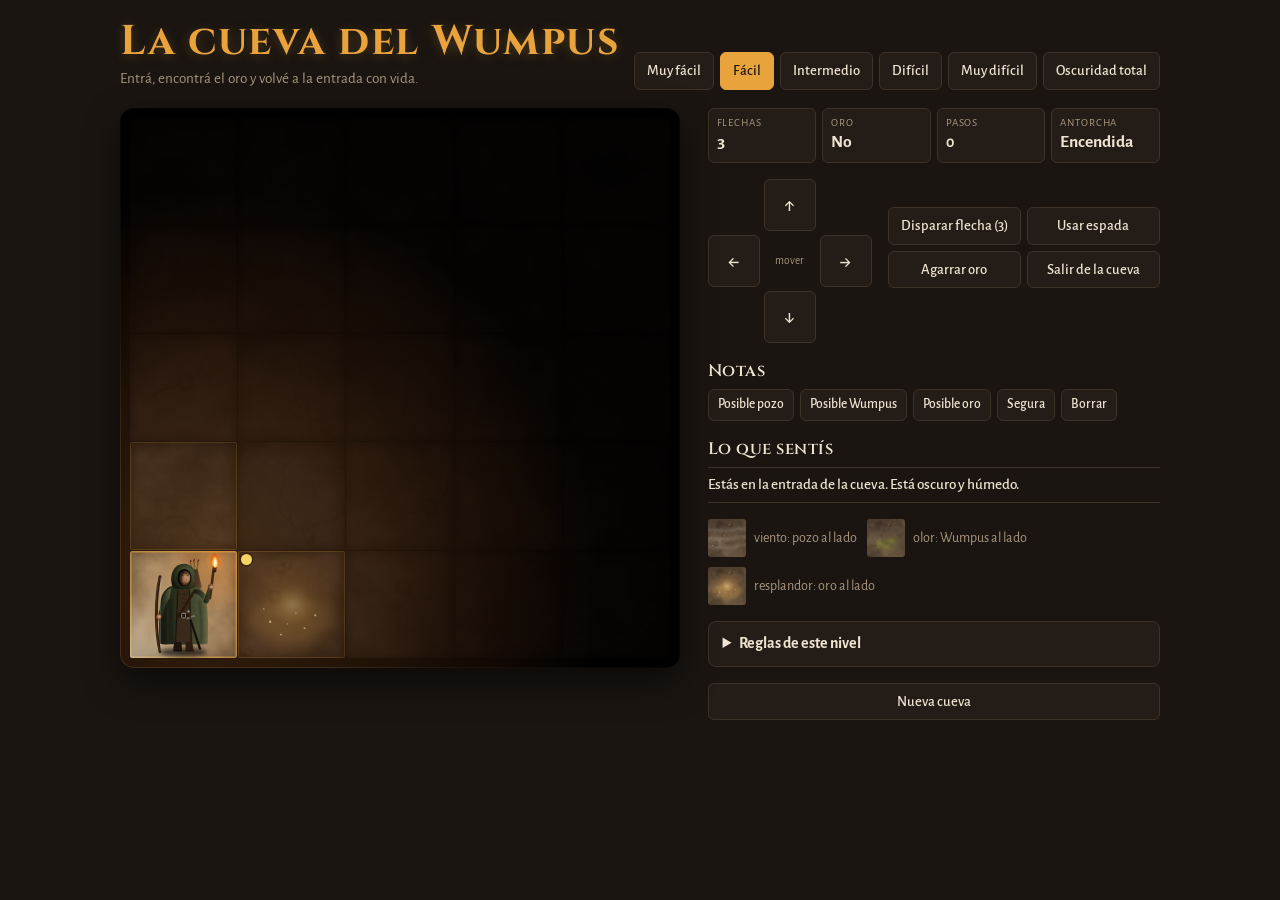
<file: Projects/Wumpus/index.html>
<!doctype html>
<html lang="es">
<head>
<!-- Google tag (gtag.js) -->
<script async src="https://www.googletagmanager.com/gtag/js?id=G-HGH08LDQGS"></script>
<script>
  window.dataLayer = window.dataLayer || [];
  function gtag(){dataLayer.push(arguments);}
  gtag('js', new Date());

  gtag('config', 'G-HGH08LDQGS');
</script>
<meta charset="utf-8">
<meta name="viewport" content="width=device-width, initial-scale=1, viewport-fit=cover">
<title>La cueva del Wumpus · Juego</title>
<link rel="preconnect" href="https://fonts.googleapis.com">
<link rel="preconnect" href="https://fonts.gstatic.com" crossorigin>
<link rel="stylesheet" href="https://fonts.googleapis.com/css2?family=Cinzel:wght@600;700&family=Alegreya+Sans:wght@400;500;700&display=swap">
<style>
/* Layout: cueva a la izquierda, mochila y controles a la derecha; en teléfono se apila. Look único: cueva de noche a la luz de una antorcha. */
:root{
  color-scheme: dark;
  --rock:#1a1511;
  --rock-2:#241d17;
  --rock-3:#2f261e;
  --line:#3d3228;
  --text:#efe4d2;
  --muted:#a8977f;
  --torch:#e8a33d;
  --wind:#d3d4cc;
  --smell:#b5b04e;
  --glow:#f4cf5a;
  --danger:#e06650;
  --safe:#7fbf8a;
  --f-display:"Cinzel", "Times New Roman", serif;
  --f-body:"Alegreya Sans", "Trebuchet MS", system-ui, sans-serif;
}
*{box-sizing:border-box}
html,body{margin:0;background:var(--rock);color:var(--text)}
img{max-width:100%}
[hidden]{display:none!important}
body{font-family:var(--f-body);font-size:16px;line-height:1.45;
  padding-left:max(16px, env(safe-area-inset-left, 0px));
  padding-right:max(16px, env(safe-area-inset-right, 0px));
  padding-block:20px 40px;}
.wrap{max-width:1040px;margin:0 auto;display:flex;flex-direction:column;gap:18px}
header{display:flex;flex-wrap:wrap;align-items:flex-end;justify-content:space-between;gap:12px}
h1{font-family:var(--f-display);font-weight:700;font-size:clamp(1.7rem,5vw,2.6rem);line-height:1.05;margin:0;color:var(--torch);letter-spacing:.04em;text-shadow:0 2px 12px rgba(232,163,61,.25)}
.sub{color:var(--muted);margin:4px 0 0;font-size:.95rem}
.levels{display:flex;flex-wrap:wrap;gap:6px}
.levels button,.btn{font:inherit;font-size:.92rem;font-weight:500;color:var(--text);background:var(--rock-2);border:1px solid var(--line);border-radius:6px;padding:7px 12px;cursor:pointer}
.levels button[aria-pressed="true"]{background:var(--torch);color:#22180c;border-color:var(--torch)}
.btn:hover,.levels button:hover{border-color:var(--torch)}
.btn:disabled{opacity:.4;cursor:not-allowed;border-color:var(--line)}
.btn.on{background:var(--torch);color:#22180c;border-color:var(--torch)}
button:focus-visible{outline:2px solid var(--glow);outline-offset:2px}
.game{display:grid;grid-template-columns:minmax(0,1.25fr) minmax(0,1fr);gap:22px;align-items:start}
@media (max-width:760px){.game{grid-template-columns:minmax(0,1fr)}}

.boardbox{position:relative;width:100%;max-width:560px}
.board{position:relative;display:grid;grid-template-columns:repeat(var(--n),1fr);gap:1px;padding:10px;width:100%;border-radius:14px;
  background:#050403;box-shadow:inset 0 0 0 1px #221b15,inset 0 0 40px #000,0 14px 34px rgba(0,0,0,.55)}
.light,.light2{position:absolute;inset:0;border-radius:14px;pointer-events:none;z-index:4}
.light{mix-blend-mode:multiply}
.light2{mix-blend-mode:screen}
.cell{position:relative;aspect-ratio:1;max-width:100%;border:0;border-radius:2px;background-color:#2a2420;background-size:230%;background-blend-mode:multiply;padding:0;cursor:default;font:inherit;color:var(--text);overflow:hidden;box-shadow:inset 0 0 12px rgba(0,0,0,.7)}
.cell.notable{cursor:pointer}
.cell.seen{background-color:#a39382}
.cell.mem{background-color:#6c5e52}
.cell.hint{background-color:#4c4036;box-shadow:inset 0 0 0 1px rgba(232,163,61,.18),inset 0 0 14px rgba(0,0,0,.8)}
.cell.here{background-color:#e4cba8;box-shadow:inset 0 0 0 1.5px rgba(232,163,61,.55),inset 0 0 16px rgba(0,0,0,.45)}
.cell.entry .door{position:absolute;inset:0;width:100%;height:100%;pointer-events:none}
.fx,.obj{position:absolute;inset:0;width:100%;height:100%;pointer-events:none}
.obj{z-index:2}
.wum.dead{filter:grayscale(.9) brightness(.55)}
.cell.hint .fx{opacity:.6}
.cell.mem .fx{opacity:.45}
.chips{position:absolute;top:3px;left:3px;display:flex;gap:2px;z-index:3}
.chip{width:clamp(8px,2vw,11px);height:clamp(8px,2vw,11px);border-radius:50%;box-shadow:0 0 0 1.5px rgba(0,0,0,.65)}
.chip.v{background:var(--wind)} .chip.o{background:var(--smell)} .chip.r{background:var(--glow)}
.hunter{position:absolute;inset:0;z-index:5}
.hunter.dead{filter:grayscale(1) brightness(.55)}
@media (prefers-reduced-motion:no-preference){
  .gust path{animation:gust 3.2s linear infinite}
  .gust path:nth-child(2){animation-delay:-1.1s;animation-duration:3.8s}
  .gust path:nth-child(3){animation-delay:-2.1s;animation-duration:2.9s}
  @keyframes gust{0%{transform:translateX(-22px);opacity:0}35%,65%{opacity:1}100%{transform:translateX(22px);opacity:0}}
  .dust circle{animation:dust 1.6s linear infinite}
  .dust circle:nth-child(2n){animation-duration:2.1s;animation-delay:-.7s}
  .dust circle:nth-child(3n){animation-duration:1.3s;animation-delay:-1.1s}
  @keyframes dust{0%{transform:translateX(-30px);opacity:0}20%,80%{opacity:.9}100%{transform:translate(42px,-4px);opacity:0}}
  .puff{transform-box:fill-box;transform-origin:center;animation:puff 4.5s ease-in-out infinite}
  .puff:nth-child(2){animation-delay:-1.5s}.puff:nth-child(3){animation-delay:-3s}
  @keyframes puff{0%{transform:translateY(14px) scale(.7);opacity:0}40%{opacity:1}100%{transform:translateY(-18px) scale(1.25);opacity:0}}
  .fly{transform-box:view-box;animation:fly 1.4s linear infinite}
  .fly:nth-of-type(2){animation-duration:1.9s;animation-direction:reverse}
  .fly:nth-of-type(3){animation-duration:1.1s}
  @keyframes fly{to{transform:rotate(360deg)}}
  .fx-glow .bloom{animation:breathe 3s ease-in-out infinite}
  @keyframes breathe{50%{opacity:.65}}
  .mote{animation:mote 5s ease-in-out infinite}
  .mote:nth-child(2n){animation-duration:6.5s;animation-delay:-2s}
  .mote:nth-child(3n){animation-delay:-3.7s}
  @keyframes mote{0%{transform:translate(0,6px);opacity:0}30%{opacity:1}100%{transform:translate(5px,-26px);opacity:0}}
  .flame{transform-box:fill-box;transform-origin:50% 100%;animation:flick .18s ease-in-out infinite alternate}
  @keyframes flick{to{transform:scale(1.06,.93) skewX(-3deg)}}
  .glint{transform-box:fill-box;transform-origin:center;animation:glint 2.6s ease-in-out infinite}
  .glint:nth-child(2){animation-delay:-.9s}.glint:nth-child(3){animation-delay:-1.8s}
  @keyframes glint{0%,70%,100%{opacity:0;transform:scale(.3)}80%{opacity:1;transform:scale(1)}}
  .wum .eyes{animation:blink 5s infinite}
  @keyframes blink{0%,95%,100%{opacity:1}97%{opacity:0}}
  .light2{animation:torch 1.8s ease-in-out infinite}
  @keyframes torch{0%,100%{opacity:1}30%{opacity:.8}55%{opacity:.95}75%{opacity:.76}}
  .cell.mem .fx *{animation:none}
}
.legendcell{position:relative;display:inline-block;width:38px;height:38px;border-radius:3px;background-color:#a39382;background-size:230%;background-blend-mode:multiply;overflow:hidden;flex:none}
.note{position:absolute;right:3px;bottom:2px;font-weight:700;font-size:clamp(.6rem,2vw,.85rem);z-index:2}
.note.p{color:var(--wind)} .note.w{color:var(--danger)} .note.t{color:var(--glow)} .note.s{color:var(--safe)}
.blindcover{position:absolute;inset:0;border-radius:10px;background:#050403;display:grid;place-items:center;text-align:center;padding:20px;color:var(--muted);z-index:5}
.blindcover strong{display:block;font-family:var(--f-display);font-weight:700;font-size:1.5rem;color:var(--danger)}
.over{position:absolute;inset:auto 8px 8px 8px;z-index:6;background:rgba(15,12,9,.94);border:1px solid var(--torch);border-radius:8px;padding:12px 14px;display:flex;flex-wrap:wrap;gap:10px;align-items:center;justify-content:space-between}
.over p{margin:0;font-weight:500}
.over .big{font-family:var(--f-display);font-weight:700;font-size:1.3rem;color:var(--torch);display:block}

.panel{display:flex;flex-direction:column;gap:16px;min-width:0}
.stats{display:grid;grid-template-columns:repeat(4,1fr);gap:6px}
.stat{background:var(--rock-2);border:1px solid var(--line);border-radius:6px;padding:6px 8px}
.stat span{display:block;font-size:.68rem;letter-spacing:.08em;text-transform:uppercase;color:var(--muted)}
.stat b{font-size:1.1rem;font-variant-numeric:tabular-nums}
.controls{display:grid;grid-template-columns:auto 1fr;gap:16px;align-items:center}
.pad{display:grid;grid-template-columns:repeat(3,52px);grid-template-rows:repeat(3,52px);gap:4px}
.pad button{font-size:1.3rem}
.pad .u{grid-column:2;grid-row:1}.pad .l{grid-column:1;grid-row:2}.pad .r{grid-column:3;grid-row:2}.pad .d{grid-column:2;grid-row:3}
.pad .c{grid-column:2;grid-row:2;display:grid;place-items:center;font-size:.7rem;color:var(--muted);text-align:center;line-height:1.1}
.actions{display:grid;grid-template-columns:1fr 1fr;gap:6px}
.aim{font-size:.88rem;color:var(--torch);min-height:1.3em;margin:0}
h2{font-family:var(--f-display);font-weight:600;font-size:1.05rem;letter-spacing:.03em;margin:0 0 6px;color:var(--text)}
.notes{display:flex;flex-wrap:wrap;gap:6px}
.notes .btn{font-size:.85rem;padding:5px 9px}
.timers{display:flex;flex-direction:column;gap:5px}
.tbar{display:grid;grid-template-columns:90px 1fr;gap:8px;align-items:center;font-size:.85rem;color:var(--muted)}
.tbar i{display:block;height:8px;border-radius:4px;background:var(--rock-3);overflow:hidden}
.tbar i b{display:block;height:100%;width:0;background:var(--danger)}
.log{list-style:none;margin:0;padding:0;max-height:220px;overflow-y:auto;border-top:1px solid var(--line)}
.log li{padding:6px 0;border-bottom:1px solid var(--line);font-size:.95rem}
.log li:first-child{color:var(--text);font-weight:500}
.log li:not(:first-child){color:var(--muted)}
.legend{display:flex;flex-wrap:wrap;gap:10px;font-size:.88rem;color:var(--muted)}
.legend span{display:inline-flex;align-items:center;gap:8px}
details{background:var(--rock-2);border:1px solid var(--line);border-radius:8px;padding:10px 14px}
summary{cursor:pointer;font-weight:700}
details ul{margin:8px 0 0;padding-left:18px;color:var(--muted)}
details li{margin:3px 0}
@media (prefers-reduced-motion:no-preference){.cell{transition:background .25s}}
</style>
</head>
<body>

<div class="wrap">
  <header>
    <div>
      <h1>La cueva del Wumpus</h1>
      <p class="sub">Entrá, encontrá el oro y volvé a la entrada con vida.</p>
    </div>
    <div class="levels" id="levels" role="group" aria-label="Nivel"></div>
  </header>

  <div class="game">
    <div class="boardbox" id="boardbox">
      <div class="board" id="board" role="grid" aria-label="Cueva"></div>
    </div>

    <div class="panel">
      <div class="stats">
        <div class="stat"><span>Flechas</span><b id="sArrows">3</b></div>
        <div class="stat"><span>Oro</span><b id="sGold">No</b></div>
        <div class="stat"><span>Pasos</span><b id="sMoves">0</b></div>
        <div class="stat"><span>Antorcha</span><b id="sTorch">Sí</b></div>
      </div>

      <div class="controls">
        <div class="pad">
          <button class="btn u" data-dir="u" aria-label="Arriba">↑</button>
          <button class="btn l" data-dir="l" aria-label="Izquierda">←</button>
          <div class="c" id="padLabel">mover</div>
          <button class="btn r" data-dir="r" aria-label="Derecha">→</button>
          <button class="btn d" data-dir="d" aria-label="Abajo">↓</button>
        </div>
        <div style="display:flex;flex-direction:column;gap:8px;min-width:0">
          <div class="actions">
            <button class="btn" id="bArrow">Disparar flecha</button>
            <button class="btn" id="bSword">Usar espada</button>
            <button class="btn" id="bGrab">Agarrar oro</button>
            <button class="btn" id="bExit">Salir de la cueva</button>
          </div>
          <p class="aim" id="aim"></p>
        </div>
      </div>

      <div id="notesBox">
        <h2>Notas</h2>
        <div class="notes" id="notes">
          <button class="btn" data-note="p">Posible pozo</button>
          <button class="btn" data-note="w">Posible Wumpus</button>
          <button class="btn" data-note="t">Posible oro</button>
          <button class="btn" data-note="s">Segura</button>
          <button class="btn" data-note="x">Borrar</button>
        </div>
      </div>

      <div id="timersBox" hidden>
        <h2>Peligro por quedarte quieto</h2>
        <div class="timers">
          <div class="tbar"><span>Sueño (olor)</span><i><b id="tO"></b></i></div>
          <div class="tbar"><span>Viento</span><i><b id="tV"></b></i></div>
          <div class="tbar"><span>Ceguera</span><i><b id="tR"></b></i></div>
        </div>
      </div>

      <div>
        <h2>Lo que sentís</h2>
        <ul class="log" id="log" aria-live="polite"></ul>
      </div>

      <div class="legend">
        <span id="lgV"></span>
        <span id="lgO"></span>
        <span id="lgR"></span>
      </div>

      <details id="rules">
        <summary>Reglas de este nivel</summary>
        <ul id="rulesList"></ul>
      </details>
      <button class="btn" id="bNew">Nueva cueva</button>
    </div>
  </div>
</div>

<script>
const LEVELS = {
  tutorial:{name:'Muy fácil', opts:[{n:4,pits:[1,1],wum:[1,1]},{n:5,pits:[1,1],wum:[1,1]}], vision:'all', maxTypes:1, wmove:null, prob:0, timers:false, notes:true, sword:1},
  facil:{name:'Fácil', opts:[{n:5,pits:[2,2],wum:[1,1]},{n:6,pits:[2,3],wum:[1,1]}], vision:'cross', maxTypes:1, wmove:null, prob:0, timers:false, notes:true, sword:1},
  medio:{name:'Intermedio', opts:[{n:6,pits:[3,4],wum:[1,1]}], vision:'self', maxTypes:2, wmove:'fall', prob:.35, timers:false, notes:false, sword:1},
  dificil:{name:'Difícil', opts:[{n:5,pits:[4,5],wum:[2,2]},{n:7,pits:[5,6],wum:[2,2]}], vision:'self', maxTypes:3, wmove:'avoid', prob:.5, timers:false, notes:false, sword:.5},
  muy:{name:'Muy difícil', opts:[{n:7,pits:[7,8],wum:[2,3]},{n:8,pits:[8,9],wum:[3,3]}], vision:'self', maxTypes:3, wmove:'avoid', prob:.6, timers:true, notes:false, sword:.5},
  oscuro:{name:'Oscuridad total', opts:[{n:7,pits:[6,7],wum:[2,2]},{n:8,pits:[8,9],wum:[2,3]}], vision:'none', maxTypes:3, wmove:'avoid', prob:.6, timers:true, notes:false, sword:.5, dark:true}
};
const LIMITS = {o:10, v:8, r:6}; // segundos
const DIRS = {u:[0,-1], d:[0,1], l:[-1,0], r:[1,0]};
const DIRNAME = {u:'arriba', d:'abajo', l:'a la izquierda', r:'a la derecha'};

// ---------- Arte: roca, criaturas y efectos (estilo realista) ----------
const ART_DEFS = `<svg id="artDefs" width="0" height="0" style="position:absolute" aria-hidden="true" focusable="false"><defs>
<filter id="fTex" x="-5%" y="-5%" width="110%" height="110%"><feTurbulence type="fractalNoise" baseFrequency=".5" numOctaves="3" seed="4" result="n"/><feColorMatrix in="n" type="matrix" values=".33 .33 .33 0 0 .33 .33 .33 0 0 .33 .33 .33 0 0 0 0 0 0 1" result="g"/><feComponentTransfer in="g" result="g2"><feFuncR type="linear" slope=".8" intercept=".62"/><feFuncG type="linear" slope=".8" intercept=".62"/><feFuncB type="linear" slope=".8" intercept=".62"/></feComponentTransfer><feComposite in="SourceGraphic" in2="g2" operator="arithmetic" k1="1" k2="0" k3="0" k4="0"/></filter>
<filter id="fFur" x="-10%" y="-10%" width="120%" height="120%"><feTurbulence type="turbulence" baseFrequency=".7 .09" numOctaves="2" seed="7" result="t"/><feDisplacementMap in="SourceGraphic" in2="t" scale="4" xChannelSelector="R" yChannelSelector="G" result="d"/><feTurbulence type="fractalNoise" baseFrequency=".3 1.7" numOctaves="2" seed="2" result="n"/><feColorMatrix in="n" type="matrix" values=".33 .33 .33 0 0 .33 .33 .33 0 0 .33 .33 .33 0 0 0 0 0 0 1" result="g"/><feComponentTransfer in="g" result="g2"><feFuncR type="linear" slope="1.2" intercept=".3"/><feFuncG type="linear" slope="1.2" intercept=".3"/><feFuncB type="linear" slope="1.2" intercept=".3"/></feComponentTransfer><feComposite in="d" in2="g2" operator="arithmetic" k1="1" k2="0" k3="0" k4="0"/></filter>
<filter id="fB1" x="-50%" y="-50%" width="200%" height="200%"><feGaussianBlur stdDeviation="1"/></filter>
<filter id="fB2" x="-100%" y="-100%" width="300%" height="300%"><feGaussianBlur stdDeviation="2.2"/></filter>
<filter id="fB4" x="-60%" y="-60%" width="220%" height="220%"><feGaussianBlur stdDeviation="4.5"/></filter>
<radialGradient id="gPitRim" cx=".5" cy=".55" r=".5"><stop offset="0" stop-color="#000"/><stop offset=".6" stop-color="#0a0705"/><stop offset=".82" stop-color="#241b14" stop-opacity=".85"/><stop offset="1" stop-color="#3a2e24" stop-opacity="0"/></radialGradient>
<radialGradient id="gPitHole" cx=".5" cy=".62" r=".55"><stop offset="0" stop-color="#000"/><stop offset=".78" stop-color="#020101"/><stop offset="1" stop-color="#120c08"/></radialGradient>
<linearGradient id="gStone" x1="0" y1="0" x2=".35" y2="1"><stop offset="0" stop-color="#a08e78"/><stop offset=".45" stop-color="#5e5143"/><stop offset="1" stop-color="#241d17"/></linearGradient>
<radialGradient id="gCoin" cx=".38" cy=".3" r=".8"><stop offset="0" stop-color="#fff0c0"/><stop offset=".22" stop-color="#e9bf55"/><stop offset=".68" stop-color="#a47014"/><stop offset="1" stop-color="#583806"/></radialGradient>
<linearGradient id="gWood" x1="0" y1="0" x2="0" y2="1"><stop offset="0" stop-color="#7c5434"/><stop offset="1" stop-color="#352113"/></linearGradient>
<linearGradient id="gLidIn" x1="0" y1="0" x2="0" y2="1"><stop offset="0" stop-color="#3e2817"/><stop offset="1" stop-color="#120a05"/></linearGradient>
<linearGradient id="gIron" x1="0" y1="0" x2="1" y2="0"><stop offset="0" stop-color="#262422"/><stop offset=".45" stop-color="#6e6a64"/><stop offset=".6" stop-color="#47443f"/><stop offset="1" stop-color="#191816"/></linearGradient>
<radialGradient id="gBloom" r=".5"><stop offset="0" stop-color="#ffdc96" stop-opacity=".6"/><stop offset=".4" stop-color="#eaa445" stop-opacity=".22"/><stop offset="1" stop-color="#b8701e" stop-opacity="0"/></radialGradient>
<linearGradient id="gFurBody" x1="0" y1="0" x2="1" y2=".6"><stop offset="0" stop-color="#5c4434"/><stop offset=".45" stop-color="#2c1f17"/><stop offset="1" stop-color="#0c0907"/></linearGradient>
<radialGradient id="gFurHead" cx=".34" cy=".42" r=".72"><stop offset="0" stop-color="#6e5242"/><stop offset=".5" stop-color="#31241b"/><stop offset="1" stop-color="#0e0a08"/></radialGradient>
<linearGradient id="gHorn" x1="0" y1="1" x2=".3" y2="0"><stop offset="0" stop-color="#2e261c"/><stop offset=".55" stop-color="#9a896a"/><stop offset="1" stop-color="#ddd0b4"/></linearGradient>
<linearGradient id="gFang" x1="0" y1="0" x2="0" y2="1"><stop offset="0" stop-color="#ddd0ae"/><stop offset="1" stop-color="#8a7650"/></linearGradient>
<radialGradient id="gEye"><stop offset="0" stop-color="#ffe6a8"/><stop offset=".35" stop-color="#ff9a2e"/><stop offset="1" stop-color="#a82a0a"/></radialGradient>
<linearGradient id="gCloak" x1="0" y1="0" x2="1" y2="0"><stop offset="0" stop-color="#181b12"/><stop offset=".55" stop-color="#363c26"/><stop offset="1" stop-color="#5c6140"/></linearGradient>
<radialGradient id="gHood" cx=".66" cy=".38" r=".72"><stop offset="0" stop-color="#5c6342"/><stop offset=".6" stop-color="#2e341e"/><stop offset="1" stop-color="#13160c"/></radialGradient>
<radialGradient id="gSkin" cx=".66" cy=".45" r=".72"><stop offset="0" stop-color="#d8a67e"/><stop offset=".6" stop-color="#8a5c3e"/><stop offset="1" stop-color="#382214"/></radialGradient>
<linearGradient id="gLeather" x1="0" y1="0" x2="1" y2="0"><stop offset="0" stop-color="#28180c"/><stop offset="1" stop-color="#6c4628"/></linearGradient>
<radialGradient id="gFlame" cx=".5" cy=".75" r=".62"><stop offset="0" stop-color="#fff7d6"/><stop offset=".3" stop-color="#ffd166"/><stop offset=".66" stop-color="#f2761e"/><stop offset="1" stop-color="#a8270a" stop-opacity="0"/></radialGradient>
<radialGradient id="gTorchLight" r=".5"><stop offset="0" stop-color="#ffb35a" stop-opacity=".45"/><stop offset="1" stop-color="#ff8a2a" stop-opacity="0"/></radialGradient>
<radialGradient id="gDay" cx="0" cy="1" r="1.1"><stop offset="0" stop-color="#f2ead8" stop-opacity=".45"/><stop offset=".55" stop-color="#d9cdb4" stop-opacity=".12"/><stop offset="1" stop-color="#d9cdb4" stop-opacity="0"/></radialGradient>
<radialGradient id="gMiasma" r=".5"><stop offset="0" stop-color="#8e8c3a" stop-opacity=".85"/><stop offset="1" stop-color="#5a5a22" stop-opacity="0"/></radialGradient>
</defs></svg>`;

function artRand(seed){ let h = (seed * 2654435761) >>> 0; return () => { h = (Math.imul(h, 1664525) + 1013904223) >>> 0; return h / 4294967296; }; }

// Textura de roca pintada en un canvas (ruido por octavas, grietas y piedritas)
function makeRock(seed, S = 128, tint = [150, 138, 122], base = [60, 52, 44], k = S/128){
  const U = 128*k, f = S/U;
  const c = document.createElement('canvas'); c.width = c.height = S;
  const x = c.getContext('2d'), rnd = artRand(seed);
  const img = x.createImageData(S, S), d = img.data;
  const oct = [[4,.45],[8,.25],[16,.17],[32,.13]].map(([g,w]) => [Math.max(2, Math.round(g*f)), w]);
  const grids = oct.map(([g]) => { const a = []; for(let i=0;i<(g+1)*(g+1);i++) a.push(rnd()); return a; });
  const sm = t => t*t*(3-2*t);
  for(let py=0; py<S; py++) for(let px=0; px<S; px++){
    let v = 0;
    oct.forEach(([g,w],k) => {
      const fx = px/S*g, fy = py/S*g, ix = Math.floor(fx), iy = Math.floor(fy), tx = sm(fx-ix), ty = sm(fy-iy), G = grids[k], r = g+1;
      v += w*((G[iy*r+ix]*(1-tx) + G[iy*r+ix+1]*tx)*(1-ty) + (G[(iy+1)*r+ix]*(1-tx) + G[(iy+1)*r+ix+1]*tx)*ty);
    });
    v += (rnd()-.5)*.07;
    const i = (py*S+px)*4;
    for(let ch=0; ch<3; ch++) d[i+ch] = Math.max(0, Math.min(255, tint[ch]*v + base[ch]));
    d[i+3] = 255;
  }
  x.putImageData(img, 0, 0);
  x.lineCap = 'round'; x.lineJoin = 'round';
  const cracks = Math.round(2*f*f);
  for(let q=0; q<cracks; q++){
    let px = rnd()*S, py = rnd()*S, ang = rnd()*6.28;
    const pts = [[px,py]];
    for(let s=0; s<10; s++){ ang += (rnd()-.5)*1.6; px += Math.cos(ang)*U/34; py += Math.sin(ang)*U/34; pts.push([px,py]); }
    const line = (ox, oy) => { x.beginPath(); pts.forEach(([a,b],j) => j ? x.lineTo(a+ox,b+oy) : x.moveTo(a+ox,b+oy)); };
    line(.7,.7); x.strokeStyle = 'rgba(255,236,205,.07)'; x.lineWidth = U/220; x.stroke();
    line(0,0); x.strokeStyle = 'rgba(18,12,8,.38)'; x.lineWidth = U/260 + rnd()*U/260; x.stroke();
  }
  for(let q=0; q<Math.round(10*f*f); q++){
    const px = rnd()*S, py = rnd()*S, r = U/130 + rnd()*U/36;
    const gr = x.createRadialGradient(px-r*.3, py-r*.4, 0, px, py, r);
    gr.addColorStop(0, 'rgba(222,202,176,.32)'); gr.addColorStop(1, 'rgba(26,19,14,.45)');
    x.fillStyle = gr; x.beginPath(); x.ellipse(px, py, r, r*.8, rnd()*3, 0, 6.28); x.fill();
  }
  return c;
}
const ROCK = [];
function initArt(){
  if(!document.getElementById('artDefs')) document.body.insertAdjacentHTML('afterbegin', ART_DEFS);
  if(ROCK.length) return;
  for(let i=0; i<5; i++) ROCK.push(makeRock(i+1).toDataURL('image/jpeg', .84));
  const st = document.createElement('style');
  st.textContent = ROCK.map((u,i) => '.rk'+i+'{background-image:url('+u+')}').join('\n');
  document.head.appendChild(st);
}
function rockStyle(x, y){
  const h = ((x+3)*73856093 ^ (y+5)*19349663) >>> 0;
  return {cls: ' rk'+(h%5), pos: (h>>>3)%100+'% '+(h>>>11)%100+'%'};
}

function stone(cx, cy, rx, ry, seed){
  const r = artRand(seed), pts = [];
  for(let i=0; i<8; i++){ const a = i/8*6.283 + r()*.3, k = .78 + r()*.32; pts.push((cx+Math.cos(a)*rx*k).toFixed(1)+' '+(cy+Math.sin(a)*ry*k).toFixed(1)); }
  return '<ellipse cx="'+(cx+1)+'" cy="'+(cy+ry*.7)+'" rx="'+rx+'" ry="'+ry*.7+'" fill="#000" opacity=".55" filter="url(#fB1)"/>'
    + '<path d="M'+pts.join(' L')+'Z" fill="url(#gStone)" filter="url(#fTex)"/>';
}
function coinHeap(){
  const r = artRand(11); let s = '';
  const rows = [[44,9],[47.5,15],[51,21],[54.5,25],[58,27]];
  rows.forEach(([y,hw]) => {
    for(let x=50-hw; x<=50+hw; x+=5.2+r()*1.5){
      const cx = x + (r()-.5)*2, cy = y + (r()-.5)*1.6;
      if(r() < .14) s += '<ellipse cx="'+cx.toFixed(1)+'" cy="'+(cy-2.5).toFixed(1)+'" rx="2" ry="4.6" fill="url(#gCoin)" transform="rotate('+((r()-.5)*50).toFixed(0)+' '+cx.toFixed(1)+' '+cy.toFixed(1)+')"/>';
      s += '<ellipse cx="'+cx.toFixed(1)+'" cy="'+(cy+.8).toFixed(1)+'" rx="5.6" ry="2.3" fill="#4e3105"/><ellipse cx="'+cx.toFixed(1)+'" cy="'+cy.toFixed(1)+'" rx="5.6" ry="2.3" fill="url(#gCoin)"/>';
    }
  });
  return s;
}
function furStrands(){
  const r = artRand(5); let s = '';
  // lomo y hombros
  for(let i=0; i<90; i++){
    const t = i/89, a = Math.PI*(1.06 + t*.88);
    const ex = 50 + Math.cos(a)*43.5, ey = 63 + Math.sin(a)*41;
    const len = 2.5 + r()*4.5, dx = Math.cos(a)*len*.5 + (r()-.5)*1.6, dy = Math.sin(a)*len*.4 + len*.6;
    s += '<path d="M'+ex.toFixed(1)+' '+ey.toFixed(1)+' q'+(dx*.5).toFixed(1)+' '+(dy*.3).toFixed(1)+' '+dx.toFixed(1)+' '+dy.toFixed(1)+'" stroke="'+(i%3 ? '#120c09' : (t<.5 ? '#5a4232' : '#2e2219'))+'" stroke-width=".8" fill="none" opacity=".8"/>';
  }
  // brazos
  for(let i=0; i<40; i++){
    const side = i%2 ? 1 : -1, t = Math.floor(i/2)/20;
    const ex = 50 + side*(36 + t*8) , ey = 58 + t*30;
    const len = 3 + r()*3.5;
    s += '<path d="M'+ex.toFixed(1)+' '+ey.toFixed(1)+' l'+(side*len*.45).toFixed(1)+' '+(len*.9).toFixed(1)+'" stroke="'+(i%4 ? '#100a08' : (side<0 ? '#5e4434' : '#241a13'))+'" stroke-width=".85" opacity=".8"/>';
  }
  return s;
}
const FUR = furStrands();
const HEAP = coinHeap();


const SVG = {
  wind: '<svg class="fx fx-wind" viewBox="0 0 100 100"><g class="gust" filter="url(#fB2)" fill="none" stroke="#e6e2d8" stroke-linecap="round"><path stroke-width="5" opacity=".2" d="M-14 30 C16 24 40 36 70 28 S100 30 116 26"/><path stroke-width="8" opacity=".15" d="M-14 53 C16 46 46 59 72 50 S104 52 116 48"/><path stroke-width="4" opacity=".22" d="M-14 75 C20 70 44 81 74 72 S100 74 116 70"/></g><g class="dust" fill="#ddd6c8"><circle cx="18" cy="34" r=".8"/><circle cx="30" cy="57" r=".6"/><circle cx="12" cy="70" r=".9"/><circle cx="40" cy="44" r=".5"/><circle cx="24" cy="82" r=".7"/><circle cx="8" cy="48" r=".6"/></g></svg>',
  smell: '<svg class="fx fx-smell" viewBox="0 0 100 100"><g filter="url(#fB4)"><ellipse class="puff" cx="34" cy="64" rx="22" ry="14" fill="url(#gMiasma)"/><ellipse class="puff" cx="64" cy="58" rx="24" ry="15" fill="url(#gMiasma)"/><ellipse class="puff" cx="50" cy="74" rx="26" ry="13" fill="url(#gMiasma)"/></g><g class="fly" style="transform-origin:46px 46px"><circle cx="46" cy="33" r=".9" fill="#15110b"/></g><g class="fly" style="transform-origin:58px 52px"><circle cx="58" cy="42" r=".8" fill="#15110b"/></g><g class="fly" style="transform-origin:40px 58px"><circle cx="40" cy="49" r=".7" fill="#15110b"/></g></svg>',
  glow: '<svg class="fx fx-glow" viewBox="0 0 100 100"><circle class="bloom" cx="50" cy="50" r="50" fill="url(#gBloom)"/><ellipse cx="50" cy="64" rx="40" ry="20" fill="#f0b45a" opacity=".16" filter="url(#fB4)"/><g fill="#ffe8b4"><circle class="mote" cx="30" cy="66" r="1.1"/><circle class="mote" cx="62" cy="72" r=".8"/><circle class="mote" cx="54" cy="58" r=".7"/><circle class="mote" cx="40" cy="78" r=".9"/><circle class="mote" cx="72" cy="60" r="1"/><circle class="mote" cx="46" cy="68" r=".6"/><circle class="mote" cx="24" cy="54" r=".7"/></g></svg>',
  pit: '<svg class="obj" viewBox="0 0 100 100"><g filter="url(#fTex)"><path d="M8 55 C6 33 28 18 50 19 C74 18 94 34 92 56 C91 78 72 90 50 90 C27 91 9 77 8 55Z" fill="url(#gPitRim)"/><path d="M21 56 C19 41 34 31 50 31 C67 30 81 41 79 57 C78 71 66 79 50 79 C33 80 22 70 21 56Z" fill="url(#gPitHole)"/><path d="M22 52 C26 39 39 32 50 32 C62 31 75 38 78 52 C70 42 61 39 50 39 C39 39 30 43 22 52Z" fill="#7a6650" opacity=".32"/></g>'
    + stone(15,46,7,5,1) + stone(85,61,8,5,2) + stone(31,85,6,4,3) + stone(71,86,7,4,4) + stone(53,22,5,3.4,5) + stone(11,66,4,3,6) + stone(88,43,4,3,7) + '</svg>',
  gold: '<svg class="obj" viewBox="0 0 100 100"><circle cx="50" cy="52" r="48" fill="url(#gBloom)" style="mix-blend-mode:screen"/><ellipse cx="50" cy="88" rx="34" ry="5" fill="#000" opacity=".6" filter="url(#fB2)"/>'
    + '<g filter="url(#fTex)"><path d="M25 54 L75 54 L72 25 Q50 17 28 25Z" fill="url(#gLidIn)"/><path d="M28 25 Q50 17 72 25 L72.6 29 Q50 21 27.4 29Z" fill="url(#gIron)"/><path d="M24 54 L76 54 L78 60 L22 60Z" fill="#100904"/></g>'
    + HEAP
    + '<path d="M38 47 l3.4 -4 3.6 4 -3.5 4.6z" fill="#8e1020"/><path d="M38 47 l3.4 -4 1 4.2z" fill="#e24a5a" opacity=".8"/><path d="M58 44 l3 -3.4 3 3.4 -3 3.8z" fill="#0d5a30"/><path d="M58 44 l3 -3.4 .8 3.6z" fill="#4ad08a" opacity=".75"/>'
    + '<g filter="url(#fTex)"><path d="M22 60 L78 60 L76 87 L24 87Z" fill="url(#gWood)"/></g><path d="M23 69 L77 69 M23.6 78 L76.4 78" stroke="#1a0f07" stroke-width=".8" opacity=".55"/>'
    + '<path d="M22 60 L78 60 L77.7 63.4 L22.3 63.4Z" fill="url(#gIron)"/><path d="M30 60 L34 60 L34 87 L30 87Z" fill="url(#gIron)"/><path d="M66 60 L70 60 L70 87 L66 87Z" fill="url(#gIron)"/>'
    + '<g fill="#9a968e"><circle cx="32" cy="66" r=".8"/><circle cx="32" cy="74" r=".8"/><circle cx="32" cy="82" r=".8"/><circle cx="68" cy="66" r=".8"/><circle cx="68" cy="74" r=".8"/><circle cx="68" cy="82" r=".8"/></g>'
    + '<rect x="45" y="64" width="10" height="11" rx="1.2" fill="url(#gIron)"/><circle cx="50" cy="68.4" r="1.4" fill="#0c0806"/><path d="M50 69 v3.4" stroke="#0c0806" stroke-width="1.2"/>'
    + '<ellipse cx="17" cy="86" rx="4.6" ry="1.9" fill="url(#gCoin)"/><ellipse cx="83" cy="84.5" rx="4.4" ry="1.8" fill="url(#gCoin)"/><ellipse cx="87" cy="88" rx="3.6" ry="1.5" fill="url(#gCoin)"/>'
    + '<g fill="#fffbea"><path class="glint" d="M44 46 l.5 -2.6 .5 2.6 2.6 .5 -2.6 .5 -.5 2.6 -.5 -2.6 -2.6 -.5z"/><path class="glint" d="M63 51 l.4 -2 .4 2 2 .4 -2 .4 -.4 2 -.4 -2 -2 -.4z"/><path class="glint" d="M53 41 l.4 -2.2 .4 2.2 2.2 .4 -2.2 .4 -.4 2.2 -.4 -2.2 -2.2 -.4z"/></g></svg>',
  door: '<svg class="door" viewBox="0 0 100 100" preserveAspectRatio="none"><rect width="100" height="100" fill="url(#gDay)"/><g fill="#f4ecdc" opacity=".08" filter="url(#fB2)"><path d="M0 100 L0 40 L30 100Z"/><path d="M0 100 L22 30 L46 100Z"/></g></svg>'
};

function wumpusSVG(dead){
  const eyes = dead
    ? '<path d="M37 46.6 q5 2 9.5 .4 M54 47 q4.5 1.6 9.5 -.4" stroke="#050302" stroke-width="1.4" fill="none" stroke-linecap="round"/>'
    : '<g class="eyes"><circle cx="42" cy="46.5" r="6.5" fill="#ff6a1a" opacity=".4" filter="url(#fB2)"/><circle cx="58" cy="46.5" r="6.5" fill="#ff6a1a" opacity=".4" filter="url(#fB2)"/>'
      + '<path d="M37.4 45.2 Q42 43.4 46.4 46.6 Q42 49 37.4 45.2Z" fill="url(#gEye)"/><path d="M62.6 45.2 Q58 43.4 53.6 46.6 Q58 49 62.6 45.2Z" fill="url(#gEye)"/>'
      + '<ellipse cx="42.2" cy="46" rx=".6" ry="1.7" fill="#140402"/><ellipse cx="57.8" cy="46" rx=".6" ry="1.7" fill="#140402"/><circle cx="41.3" cy="45.3" r=".45" fill="#fff"/><circle cx="56.9" cy="45.3" r=".45" fill="#fff"/></g>';
  const horn = '<path d="M34.5 37 C25 35 15 29 12.5 17 C11.4 11 14.6 7.6 16.6 11 C17.6 21 25.6 28.6 37 31.6Z" fill="url(#gHorn)"/>'
    + '<path d="M16.4 14 l3.4 -1 M17.4 19 l3.8 -1.6 M20.4 24 l3.8 -2.2 M24.6 28 l3.4 -2.4 M29.4 31.2 l2.8 -2.4" stroke="#231b12" stroke-width=".75" opacity=".6"/>'
    + '<path d="M14.6 12.4 C15.6 21 22 27 30 30.6" stroke="#f0e6cc" stroke-width=".6" opacity=".35" fill="none"/>';
  const claws = (x, dir) => [0,1,2,3].map(i => { const cx = x + dir*i*3.6; return '<path d="M'+cx+' 90 q'+(dir*-1.4)+' 4.6 '+(dir*1.8)+' 7.4 q'+(dir*.2)+' -4.2 '+(dir*2.6)+' -7.2z" fill="url(#gFang)"/>'; }).join('');
  return '<svg class="obj wum'+(dead ? ' dead' : '')+'" viewBox="0 0 100 100">'
    + '<ellipse cx="50" cy="94" rx="44" ry="5" fill="#000" opacity=".7" filter="url(#fB2)"/>'
    + horn + '<g transform="translate(100 0) scale(-1 1)">'+horn+'</g>'
    + '<g filter="url(#fFur)">'
    + '<path d="M8 72 C5 50 16 30 34 24 C42 21 58 21 66 24 C84 30 95 50 92 72 C92 82 90 91 85 93 L15 93 C10 91 8 82 8 72Z" fill="url(#gFurBody)"/>'
    + '<path d="M15 56 C8 64 5 78 7 92 L23 92 C22 83 23 73 28 63Z" fill="#2c2018"/>'
    + '<path d="M85 56 C92 64 95 78 93 92 L77 92 C78 83 77 73 72 63Z" fill="#110c09"/>'
        + '<ellipse cx="50" cy="82" rx="22" ry="10" fill="#050302" opacity=".55" filter="url(#fB4)"/>'
    + '<path d="M30 50 C29 36 38 28 50 28 C62 28 71 36 70 50 C69 62 61 72 50 73 C39 72 31 62 30 50Z" fill="url(#gFurHead)"/>'
    + '</g>'
    + FUR
    + '<path d="M9 70 C7 52 16 34 32 26" stroke="#d08a48" stroke-width="1.8" opacity=".32" fill="none" filter="url(#fB1)"/><path d="M8 90 C6 78 8 66 14 58" stroke="#d08a48" stroke-width="1.4" opacity=".28" fill="none" filter="url(#fB1)"/><path d="M31 50 C30 39 37 31 46 29" stroke="#d08a48" stroke-width="1.2" opacity=".3" fill="none" filter="url(#fB1)"/>'
    + '<path d="M34 43 C40 39 46 41 50 44 C54 41 60 39 66 43 C62 45 56 44 50 47 C44 44 38 45 34 43Z" fill="#070403" opacity=".9" filter="url(#fB1)"/>'
    + '<ellipse cx="50" cy="45" rx="17" ry="6" fill="#050302" opacity=".5" filter="url(#fB2)"/>'
    + eyes
    + '<path d="M44.6 34 l1.4 6.6" stroke="#8a6a54" stroke-width=".6" opacity=".55"/>'
    + '<ellipse cx="50" cy="55" rx="10" ry="6" fill="#55402f" opacity=".45" filter="url(#fB1)"/><path d="M46.6 53.4 q1.4 -1 2.6 .4 M53.4 53.4 q-1.4 -1 -2.6 .4" stroke="#070403" stroke-width="1.2" fill="none" stroke-linecap="round"/><path d="M43 51 q2 1.6 3 0 M57 51 q-2 1.6 -3 0" stroke="#1a120c" stroke-width=".5" fill="none" opacity=".7"/>'
    + '<path d="M35 59 C41 57.4 59 57.4 65 59 C62.6 67.4 56.4 72 50 72 C43.6 72 37.4 67.4 35 59Z" fill="#160504"/>'
    + '<path d="M38 60 C44 59 56 59 62 60 C59 63.6 41 63.6 38 60Z" fill="#5a1812" opacity=".85"/><path d="M41 69 C46 71.4 54 71.4 59 69 C55 70 45 70 41 69Z" fill="#4a1410" opacity=".8"/>'
    + '<path d="M38.4 59.2 L40 67.6 L41.6 59.4Z M43 59 L43.9 63.4 L44.8 59Z M46 58.8 L46.7 62 L47.4 58.8Z M52.6 58.8 L53.3 62.4 L54 58.8Z M55.4 59 L56.3 63 L57.2 59Z M58.6 59.4 L60.2 67.8 L61.8 59.2Z" fill="url(#gFang)"/>'
    + '<path d="M42.4 71 L43.6 66.4 L44.8 71.2Z M47 71.8 L47.8 68.6 L48.6 71.9Z M51.6 71.9 L52.4 68.4 L53.2 71.8Z M55.4 71.2 L56.6 66.8 L57.8 71Z" fill="url(#gFang)"/>'
    + '<path d="M40.6 61 l.4 3" stroke="#fff" stroke-width=".35" opacity=".6"/><path d="M59.8 61 l.4 3" stroke="#fff" stroke-width=".35" opacity=".5"/>'
    + '<path d="M60 67.6 q.8 6 .2 12" stroke="#d8d2c0" stroke-width=".55" opacity=".3" fill="none"/><circle cx="60.2" cy="79.8" r=".7" fill="#d8d2c0" opacity=".3"/>'
    + claws(9, 1) + claws(91, -1)
    + '</svg>';
}

function hunterSVG(o){
  const lit = !o.blind;
  const flame = '<g class="flame"><ellipse cx="79.2" cy="8.6" rx="5.6" ry="8" fill="#ff7a1a" opacity=".5" filter="url(#fB2)"/><path d="M79.2 15.6 C73.8 12 74.6 5.6 79.2 -.6 C80.2 4.8 84.8 7.6 82.6 13 C82.1 14.8 80.6 15.6 79.2 15.6Z" fill="url(#gFlame)"/><path d="M79.2 14.8 C77.6 12 78 8.4 79.5 5.8 C80.2 8.4 81.6 10.4 80.6 13 C80.2 14.2 79.8 14.8 79.2 14.8Z" fill="#fff4cc" opacity=".9"/></g>';
  const smoke = '<g fill="#8a847a" opacity=".35" filter="url(#fB2)"><ellipse cx="79" cy="10" rx="2.2" ry="3.4"/><ellipse cx="81" cy="3" rx="2.8" ry="3.6"/></g><circle cx="79.2" cy="15.6" r=".8" fill="#ff5a1a"/>';
  const sack = '<path d="M55 63 C52 68 53 76 58.6 77 C64.2 77 65 69 62 63 C60.4 61.6 56.6 61.6 55 63Z" fill="url(#gLeather)" filter="url(#fTex)"/><path d="M55.4 63.4 C57.6 64.6 59.6 64.6 61.6 63.4" stroke="#1a0f06" stroke-width=".9" fill="none"/><ellipse cx="57.8" cy="62.4" rx="2.2" ry=".9" fill="url(#gCoin)"/><ellipse cx="60" cy="61.8" rx="1.9" ry=".8" fill="url(#gCoin)"/>';
  return '<svg class="obj" viewBox="0 0 100 100">'
    + (lit && !o.nolight ? '<circle cx="78" cy="14" r="44" fill="url(#gTorchLight)" style="mix-blend-mode:screen"/>' : '')
    + '<ellipse cx="50" cy="94.4" rx="22" ry="3.8" fill="#000" opacity=".65" filter="url(#fB2)"/>'
    // carcaj a la espalda
    + '<path d="M56 19 L63 16.6 L67 34 L60 36.4Z" fill="url(#gLeather)"/><path d="M57.6 18.4 L56.6 11 M60 17.6 L60 10 M62.4 17 L63.6 10" stroke="#5a3a1c" stroke-width=".6"/><path d="M55.6 12 l.6 -4 1.4 1.2z M58.8 11 l.8 -4 1.2 1.4z M62.4 11 l1.4 -3.8 1 1.6z" fill="#5e2418"/>'
    // capa
    + '<g filter="url(#fTex)"><path d="M38 33 C33 35 29.4 40.6 28.6 47 C27 59 27 73 27.6 86 C33 88.4 39 86.2 44 87.4 L56 87.4 C61 86.2 67 88.4 72.4 86 C73 73 73 59 71.4 47 C70.6 40.6 67 35 62 33Z" fill="url(#gCloak)"/>'
    + '<path d="M44.6 36 L55.4 36 L57.4 85 L42.6 85Z" fill="#3a2a1c"/></g>'
    + '<path d="M44.6 36 L42.6 85 M55.4 36 L57.4 85" stroke="#0a0b07" stroke-width="1.2" opacity=".6"/>'
    + '<path d="M33 48 C31.4 60 31.6 74 32.6 86 M38.4 44 C37.6 58 38 72 39 86 M65 46 C66.6 60 67 74 66.4 86" stroke="#080906" stroke-width="1.8" opacity=".38" fill="none" filter="url(#fB1)"/>'
    + '<path d="M71 46 C72.6 58 72.8 72 72.2 85.6" stroke="#d48a46" stroke-width="1.2" opacity=".35" fill="none" filter="url(#fB1)"/>'
    + '<path d="M48 40 l4 .8 M47.8 44 l4.4 .8 M47.6 48 l4.8 .8" stroke="#1a120a" stroke-width=".6" opacity=".7"/>'
    // correa del carcaj y cinturón
    + '<path d="M60 35.4 L44 60.4 L46.4 61.6 L62 36.6Z" fill="#2a1a0e"/>'
    + '<path d="M43.2 58.6 L56.8 58.6 L57 62 L43 62Z" fill="#22150a"/><rect x="48.2" y="58.2" width="3.6" height="4.2" rx=".5" fill="none" stroke="#8a8780" stroke-width=".9"/>'
    // espada a la cadera
    + '<path d="M57.4 64 L66.6 91.6 L64.6 92.4 L55.6 64.8Z" fill="#17100a"/><path d="M53.6 62.8 L59.8 60.6" stroke="#77736c" stroke-width="1.7" stroke-linecap="round"/><path d="M56.2 62 L54.8 57" stroke="#3a2412" stroke-width="1.9" stroke-linecap="round"/><circle cx="54.6" cy="56.4" r="1.1" fill="#8a8780"/>'
    + (o.gold ? sack : '')
    // botas
    + '<path d="M42 85 L48 85 L48.6 93.6 L40.4 93.6 C40 91 40.6 88 42 85Z" fill="#1e140c"/><path d="M52 85 L58 85 L59.6 93.6 L51.6 93.6Z" fill="#2a1c10"/><path d="M40.6 93.2 L48.6 93.2 M51.8 93.2 L59.6 93.2" stroke="#000" stroke-width=".8" opacity=".6"/>'
    // brazo izquierdo con el arco
    + '<g filter="url(#fTex)"><path d="M38.6 34.4 C33.4 36.4 30.4 42.4 29 50 C28 54 27.2 58 26.6 60.8 L30.6 61.6 C31.2 56 32.6 49.6 37 43.6Z" fill="url(#gCloak)"/></g>'
    + '<path d="M28 24 C23.4 44 23.4 74 28 94" fill="none" stroke="#2a190c" stroke-width="2.6" stroke-linecap="round"/><path d="M27.4 25 C23 44 23 74 27.4 93" fill="none" stroke="#7a5230" stroke-width=".8" opacity=".55"/><path d="M28.4 24.6 L28.4 93.4" stroke="#cfc6b0" stroke-width=".4" opacity=".6"/>'
    + '<path d="M24.8 56.6 L24.8 64.6" stroke="#3a2210" stroke-width="3" stroke-linecap="round"/>'
    + '<ellipse cx="26.6" cy="61.4" rx="2.6" ry="2.4" fill="url(#gSkin)"/>'
    // capucha y cara
    + '<g filter="url(#fTex)"><path d="M39.6 33.4 C36.4 24 39.6 12.6 50 12 C60.4 12 64 22.6 60.6 33.4 C56.6 36.6 43.6 36.6 39.6 33.4Z" fill="url(#gHood)"/></g>'
    + '<ellipse cx="50.8" cy="25" rx="6.6" ry="8.2" fill="#0b0906"/>'
    + '<path d="M46.2 24.6 C46.2 20.6 48.2 18.6 51.2 18.6 C54.2 18.6 56.2 20.8 56.2 24.6 C56.2 29.4 53.8 32.4 51.2 32.4 C48.6 32.4 46.2 29.4 46.2 24.6Z" fill="url(#gSkin)"/>'
    + '<path d="M46.2 24.6 C46.2 20.6 48.2 18.6 51.2 18.6 C49 20 48.4 24 49.2 32.2 C47.4 31 46.2 28.4 46.2 24.6Z" fill="#1a0f08" opacity=".55"/>'
    + '<path d="M45 22.4 C47.6 17.6 54.6 17.6 57 22.4 C54 20.4 48 20.4 45 22.4Z" fill="#0b0906" opacity=".9" filter="url(#fB1)"/>'
    + '<path d="M48.2 23.2 q1.2 -.5 2.2 0 M52.6 23.2 q1.2 -.5 2.2 0" stroke="#1e130b" stroke-width=".55" fill="none"/>'
    + '<ellipse cx="49.3" cy="24.2" rx=".9" ry=".5" fill="#d8ccb8" opacity=".5"/><ellipse cx="53.7" cy="24.2" rx=".9" ry=".5" fill="#e0d4c0" opacity=".7"/><circle cx="49.4" cy="24.2" r=".42" fill="#140c06"/><circle cx="53.8" cy="24.2" r=".42" fill="#140c06"/>'
    + '<path d="M52 24.6 C52.8 26.4 53 27.4 51.8 28" stroke="#6a4430" stroke-width=".6" fill="none"/>'
    + '<path d="M47.2 27.6 C48 31.6 50 32.8 51.2 32.8 C52.6 32.8 54.6 31.6 55.4 27.6 C54.4 30 52.6 30.6 51.2 30.6 C49.8 30.6 48 30 47.2 27.6Z" fill="#2e1c10" opacity=".7"/><path d="M49.8 29.4 q1.4 .5 2.8 0" stroke="#4a2a1a" stroke-width=".5" fill="none"/>'
    + '<path d="M60.2 26 C60.4 30 59 33 56.6 34.6" stroke="#d48a46" stroke-width=".9" opacity=".45" fill="none" filter="url(#fB1)"/>'
    // brazo derecho con la antorcha
    + '<g filter="url(#fTex)"><path d="M61 35.4 C67 36 71.6 40.6 73 46.6 C71.4 48.6 69.2 48.6 68.2 46.6 C67.2 43 64.6 40.6 60.6 39.6Z" fill="url(#gCloak)"/><path d="M68.2 46.6 C70 42 71.4 38 72.8 34 L77.2 35 C76.4 39.6 74.6 44.4 73 48.6 C71.6 49.6 69.4 48.8 68.2 46.6Z" fill="url(#gCloak)"/></g>'
    + '<path d="M72.4 34.4 C71 39 69.6 42.6 68.4 46.4" stroke="#d48a46" stroke-width=".8" opacity=".4" fill="none"/>'
    + '<path d="M74.6 44 L78.6 12.6" stroke="#432a16" stroke-width="2.4" stroke-linecap="round"/><path d="M77.2 19.4 L80.4 19.8 L81 13.4 L77.8 13Z" fill="#241810"/><path d="M77.4 17.2 L80.6 17.6 M77.6 15.2 L80.8 15.6" stroke="#4a3220" stroke-width=".5"/>'
    + '<ellipse cx="75.4" cy="33.4" rx="2.8" ry="2.5" fill="url(#gSkin)"/><path d="M73.4 32.6 q2 -1 4 0" stroke="#5a3a26" stroke-width=".5" fill="none"/>'
    + (lit ? flame : smoke)
    + '</svg>';
}

let levelId = 'facil';
let G = null;

const $ = id => document.getElementById(id);
const rnd = (a,b) => a + Math.floor(Math.random()*(b-a+1));
const key = (x,y) => x+','+y;
function shuffle(a){for(let i=a.length-1;i>0;i--){const j=Math.floor(Math.random()*(i+1));[a[i],a[j]]=[a[j],a[i]]}return a}
const inB = (x,y) => x>=0 && y>=0 && x<G.n && y<G.n;
function neigh(x,y,n){return Object.values(DIRS).map(([dx,dy])=>[x+dx,y+dy]).filter(([a,b])=>a>=0&&b>=0&&a<n&&b<n)}

function generate(cfg){
  for(let t=0;t<8000;t++){
    const o = cfg.opts[Math.floor(Math.random()*cfg.opts.length)];
    const n = o.n, np = rnd(...o.pits), nw = rnd(...o.wum);
    const ent = {x:0, y:n-1};
    const free = [];
    for(let y=0;y<n;y++)for(let x=0;x<n;x++){
      if(Math.abs(x-ent.x)+Math.abs(y-ent.y) > 1) free.push([x,y]);
    }
    if(free.length < np+nw+1) continue;
    shuffle(free);
    const [gx,gy] = free.pop();
    const pits = new Set();
    for(let i=0;i<np;i++){const [x,y]=free.pop(); pits.add(key(x,y));}
    const wum = [];
    for(let i=0;i<nw;i++){const [x,y]=free.pop(); wum.push({x,y,alive:true});}
    const wumSet = new Set(wum.map(w=>key(w.x,w.y)));
    // combinaciones de percepciones
    let ok = true;
    for(let y=0;y<n && ok;y++)for(let x=0;x<n;x++){
      const k = key(x,y);
      if(pits.has(k) || wumSet.has(k)) continue;
      let v=0,s=0,r=0;
      for(const [a,b] of neigh(x,y,n)){
        const kk = key(a,b);
        if(pits.has(kk)) v=1;
        if(wumSet.has(kk)) s=1;
        if(a===gx && b===gy) r=1;
      }
      if(v+s+r > cfg.maxTypes){ok=false;break}
    }
    if(!ok) continue;
    // camino garantizado entrada → oro
    const seen = new Set([key(ent.x,ent.y)]);
    const q = [[ent.x,ent.y]];
    let found = false;
    while(q.length){
      const [x,y] = q.shift();
      if(x===gx && y===gy){found=true;break}
      for(const [a,b] of neigh(x,y,n)){
        const kk = key(a,b);
        if(seen.has(kk) || pits.has(kk) || wumSet.has(kk)) continue;
        seen.add(kk); q.push([a,b]);
      }
    }
    if(!found) continue;
    return {n, ent, pits, wum, gold:{x:gx,y:gy,taken:false}};
  }
  return null;
}

function percepts(x,y){
  let v=false,o=false,r=false;
  for(const [a,b] of neigh(x,y,G.n)){
    if(G.pits.has(key(a,b))) v=true;
    if(G.wum.some(w=>w.alive && w.x===a && w.y===b)) o=true;
    if(!G.gold.taken && G.gold.x===a && G.gold.y===b) r=true;
  }
  return {v,o,r};
}
const wumAt = (x,y) => G.wum.find(w=>w.alive && w.x===x && w.y===y);

function newGame(){
  const cfg = LEVELS[levelId];
  const g = generate(cfg);
  G = Object.assign(g, {
    cfg, hx:g.ent.x, hy:g.ent.y, hasGold:false, arrows:3, moves:0,
    alive:true, over:null, blind:!!cfg.dark, step:null, aim:null, noteMode:null,
    visited:new Set(), mem:{}, notes:{}, timer:{o:0,v:0,r:0}, log:[]
  });
  G.visited.add(key(G.hx,G.hy));
  say('Estás en la entrada de la cueva. Está oscuro y húmedo.');
  sense();
  setupLevelUI();
  render();
}

function say(msg){ G.log.unshift(msg); if(G.log.length>40) G.log.pop(); }

function sense(){
  const p = percepts(G.hx,G.hy);
  const goldHere = !G.gold.taken && G.gold.x===G.hx && G.gold.y===G.hy;
  G.mem[key(G.hx,G.hy)] = {...p, gold:goldHere};
  const parts = [];
  if(p.v) parts.push('sentís viento');
  if(p.o) parts.push('huele muy mal');
  if(p.r) parts.push(G.blind ? 'sentís calor de un resplandor' : 'ves un resplandor');
  if(goldHere) parts.push(G.blind ? '¡tocás el oro con la mano!' : '¡el oro está acá!');
  if(G.moves>0 && G.hx===G.ent.x && G.hy===G.ent.y) parts.push('sentís aire fresco: estás en la entrada');
  const pre = (G.blind && G.step) ? 'Diste un paso '+({u:'hacia arriba',d:'hacia abajo',l:'hacia la izquierda',r:'hacia la derecha'})[G.step]+'. ' : '';
  G.step = null;
  if(parts.length) say(pre + cap(parts.join(', ')) + '.');
  else if(G.moves>0) say(pre + 'Nada raro por acá. Casilla tranquila.');
}
const cap = s => s.charAt(0).toUpperCase()+s.slice(1);

function die(msg){ G.alive=false; G.over={win:false,msg}; say(msg); }

function wumpusTurn(){
  if(!G.cfg.wmove || G.over) return;
  for(const w of G.wum){
    if(!w.alive || Math.random() > G.cfg.prob) continue;
    const opts = neigh(w.x,w.y,G.n).filter(([a,b])=>{
      if(a===G.hx && b===G.hy) return false;           // nunca entra en la casilla del cazador
      if(wumAt(a,b)) return false;
      if(G.cfg.wmove==='avoid' && G.pits.has(key(a,b))) return false;
      return true;
    });
    if(!opts.length) continue;
    const [a,b] = opts[Math.floor(Math.random()*opts.length)];
    w.x=a; w.y=b;
    if(G.pits.has(key(a,b))){ w.alive=false; say('Escuchás un aullido que se aleja hacia abajo: un Wumpus cayó en un pozo.'); }
  }
}

function move(dir){
  if(G.over) return;
  if(G.aim){ return fire(dir); }
  const [dx,dy] = DIRS[dir];
  const nx=G.hx+dx, ny=G.hy+dy;
  if(!inB(nx,ny)){ say('Chocás contra la pared de roca.'); return render(); }
  G.hx=nx; G.hy=ny; G.moves++; G.step=dir;
  G.timer = {o:0,v:0,r:G.blind?0:0};
  G.visited.add(key(nx,ny));
  if(G.pits.has(key(nx,ny))) { die('Caíste en un pozo.'); return render(); }
  if(wumAt(nx,ny)) { die('Entraste en la casilla del Wumpus y te comió.'); return render(); }
  wumpusTurn();
  sense();
  render();
}

function fire(dir){
  const kind = G.aim; G.aim=null;
  const [dx,dy] = DIRS[dir];
  if(kind==='arrow'){
    if(G.arrows<=0) return render();
    G.arrows--;
    let x=G.hx+dx, y=G.hy+dy, hit=null;
    while(inB(x,y)){ const w=wumAt(x,y); if(w){hit=w;break} x+=dx; y+=dy; }
    if(hit){ hit.alive=false; say('Disparaste '+DIRNAME[dir]+'. Se oye un grito horrible: mataste un Wumpus.'); }
    else say('Disparaste '+DIRNAME[dir]+'. La flecha se pierde en la oscuridad.');
  } else {
    const x=G.hx+dx, y=G.hy+dy;
    const w = inB(x,y) && wumAt(x,y);
    if(!w) say('Lanzás un golpe de espada '+DIRNAME[dir]+'. Solo cortás el aire.');
    else if(Math.random() < G.cfg.sword){ w.alive=false; say('¡Espadazo certero! El Wumpus cae muerto.'); }
    else { die('Fallaste el espadazo y el Wumpus te devoró.'); return render(); }
  }
  wumpusTurn();
  sense();
  render();
}

function setAim(kind){
  if(G.over) return;
  if(kind==='arrow' && G.arrows<=0) return;
  G.aim = G.aim===kind ? null : kind;
  render();
}

function grab(){
  if(G.over) return;
  if(!G.gold.taken && G.gold.x===G.hx && G.gold.y===G.hy){
    G.gold.taken=true; G.hasGold=true; G.timer.r=0;
    say('Agarraste el oro. Ahora volvé a la entrada.');
    wumpusTurn(); sense();
  } else say('Acá no hay nada para agarrar.');
  render();
}

function exitCave(){
  if(G.over) return;
  if(G.hx!==G.ent.x || G.hy!==G.ent.y){ say('Solo podés salir desde la entrada.'); return render(); }
  if(G.hasGold){ G.over={win:true,msg:'Saliste con el oro en '+G.moves+' pasos. ¡Ganaste!'}; say(G.over.msg); }
  else { G.over={win:false,msg:'Saliste sano y salvo, pero sin el oro. No ganaste esta vez.'}; say(G.over.msg); }
  render();
}

// Trampas por tiempo (Muy difícil)
let last = performance.now();
setInterval(()=>{
  const now = performance.now(), dt = Math.min((now-last)/1000, .5); last = now;
  if(!G || G.over || !G.cfg.timers || document.hidden) return;
  const p = percepts(G.hx,G.hy);
  G.timer.o = p.o ? G.timer.o+dt : 0;
  G.timer.v = p.v ? G.timer.v+dt : 0;
  G.timer.r = (p.r && !G.blind) ? G.timer.r+dt : 0;
  if(G.timer.o >= LIMITS.o){ die('El olor te durmió y el Wumpus te encontró.'); return render(); }
  if(G.timer.v >= LIMITS.v){ die('El viento te arrastró al pozo.'); return render(); }
  if(G.timer.r >= LIMITS.r){ G.blind=true; G.timer.r=0; say('El resplandor te dejó ciego. La antorcha se apagó: guiate por lo que sentís.'); render(); }
  drawTimers();
}, 100);

function drawLight(){
  const el = $('light'); if(!el) return;
  const el2 = $('light2');
  if(G.over || G.cfg.vision==='all' || G.blind){ el.style.background = (G.blind && !G.over) ? '#000' : 'none'; el2.style.background='none'; return; }
  const b = $('board'), pad = 10, cs = (b.clientWidth - pad*2) / G.n;
  const cx = pad + cs*(G.hx+.5), cy = pad + cs*(G.hy+.5);
  const r1 = cs*(G.cfg.vision==='cross'?1.4:.9), r2 = cs*(G.cfg.vision==='cross'?2.6:1.9);
  el.style.background = 'radial-gradient(circle at '+cx+'px '+cy+'px, #fff 0, #fff '+r1+'px, #5e4c3c '+r2+'px, #2a221b '+(r2+cs*2)+'px)';
  el2.style.background = 'radial-gradient(circle at '+(cx+cs*.25)+'px '+(cy-cs*.25)+'px, rgba(255,150,60,.2) 0, rgba(255,120,40,.07) '+r2+'px, transparent '+(r2+cs)+'px)';
}
window.addEventListener('resize', ()=>G && drawLight());
function drawTimers(){
  if(!G.cfg.timers) return;
  $('tO').style.width = Math.min(100, G.timer.o/LIMITS.o*100)+'%';
  $('tV').style.width = Math.min(100, G.timer.v/LIMITS.v*100)+'%';
  $('tR').style.width = Math.min(100, G.timer.r/LIMITS.r*100)+'%';
}

function setupLevelUI(){
  $('notesBox').hidden = !G.cfg.notes;
  $('timersBox').hidden = !G.cfg.timers;
  document.querySelectorAll('#levels button').forEach(b=>b.setAttribute('aria-pressed', b.dataset.lv===levelId));
  const c = G.cfg, R = [];
  R.push('Cueva de '+G.n+'×'+G.n+', con '+G.pits.size+(G.pits.size===1?' pozo':' pozos')+' y '+G.wum.length+(G.wum.length===1?' Wumpus':' Wumpus')+'.');
  R.push(c.vision==='none' ? 'No ves nada: ni la cueva ni al cazador. Te guían solo los mensajes de lo que sentís.' : c.vision==='all' ? 'Ves toda la cueva.' : c.vision==='cross' ? 'Ves tu casilla y la antorcha te muestra las señales de las 4 casillas vecinas.' : 'Solo ves la casilla donde estás parado.');
  R.push(c.maxTypes===1 ? 'Cada casilla tiene como máximo una señal.' : 'Una casilla puede tener '+(c.maxTypes===2?'hasta 2 señales':'varias señales')+' a la vez.');
  R.push(!c.wmove ? 'El Wumpus no se mueve.' : c.wmove==='fall' ? 'El Wumpus se mueve y puede caer en un pozo.' : 'El Wumpus se mueve y esquiva los pozos.');
  R.push('Nunca entra en tu casilla sin avisar: antes vas a sentir olor.');
  R.push('3 flechas: viajan en línea recta hasta la pared. Espada: golpea la casilla de al lado'+(c.sword<1?' y falla la mitad de las veces (si falla, te come).':'.'));
  if(c.timers) R.push('Quieto mucho tiempo: '+LIMITS.o+' s con olor te dormís, '+LIMITS.v+' s con viento te arrastra al pozo'+(c.dark?'.':', '+LIMITS.r+' s con resplandor quedás ciego.'));
  $('tR').closest('.tbar').hidden = !!c.dark;
  if(c.notes) R.push('Podés marcar casillas con notas, como en el buscaminas.');
  R.push('Teclado: flechas o WASD para moverte, F flecha, E espada, G agarrar, X salir.');
  $('rulesList').innerHTML = R.map(r=>'<li>'+r+'</li>').join('');
}

function chipsHTML(p){
  let fx = (p.r?SVG.glow:'') + (p.v?SVG.wind:'') + (p.o?SVG.smell:'');
  const dots = (p.v?'<i class="chip v" title="viento"></i>':'')+(p.o?'<i class="chip o" title="olor"></i>':'')+(p.r?'<i class="chip r" title="resplandor"></i>':'');
  return fx + (dots?'<div class="chips">'+dots+'</div>':'');
}

function render(){
  const b = $('board');
  b.style.setProperty('--n', G.n);
  const full = !!G.over || G.cfg.vision==='all';
  let html = '';
  for(let y=0;y<G.n;y++)for(let x=0;x<G.n;x++){
    const k = key(x,y), here = x===G.hx && y===G.hy;
    const isEnt = x===G.ent.x && y===G.ent.y;
    let cls = 'cell', inner = '';
    const adj = Math.abs(x-G.hx)+Math.abs(y-G.hy)===1;
    if(full){
      cls += here ? ' here' : ' seen';
      inner += chipsHTML(percepts(x,y));
      if(G.pits.has(k)) inner += SVG.pit;
      const w = G.wum.find(w=>w.x===x&&w.y===y);
      if(w && !(G.pits.has(k) && !w.alive)) inner += wumpusSVG(!w.alive);
      if(!G.gold.taken && G.gold.x===x && G.gold.y===y) inner += SVG.gold;
    } else if(here){
      cls += ' here';
      inner += chipsHTML(percepts(x,y));
      if(!G.gold.taken && G.gold.x===x && G.gold.y===y) inner += SVG.gold;
      const w = G.wum.find(w=>!w.alive && w.x===x && w.y===y);
      if(w) inner += wumpusSVG(true);
    } else if(G.cfg.vision==='cross' && adj){
      cls += ' hint';
      inner += chipsHTML(percepts(x,y));
    } else if(G.visited.has(k)){
      cls += ' mem';
      const m = G.mem[k];
      if(m){ inner += chipsHTML(m); if(m.gold && !G.gold.taken) inner += SVG.gold; }
    }
    if(isEnt){ cls += ' entry'; inner = SVG.door + inner; }
    if(here) inner += '<div class="hunter'+(G.alive?'':' dead')+'">'+hunterSVG({gold:G.hasGold, blind:G.blind})+'</div>';
    const n = G.notes[k];
    if(n && !here && !G.over) inner += '<span class="note '+n+'">'+({p:'P?',w:'W?',t:'O?',s:'✓'}[n])+'</span>';
    if(G.cfg.notes && G.noteMode) cls += ' notable';
    const rk = rockStyle(x,y); cls += rk.cls;
    html += '<button class="'+cls+'" style="background-position:'+rk.pos+'" data-k="'+k+'" role="gridcell" aria-label="Fila '+(y+1)+', columna '+(x+1)+(here?', estás acá':'')+'" tabindex="-1">'+inner+'</button>';
  }
  b.innerHTML = html + '<div class="light" id="light"></div><div class="light2" id="light2"></div>';
  drawLight();

  const box = $('boardbox');
  box.querySelectorAll('.blindcover,.over').forEach(e=>e.remove());
  if(G.blind && !G.over){
    box.insertAdjacentHTML('beforeend',(G.cfg.dark ? '<div class="blindcover"><div><strong>Oscuridad total</strong>No ves nada. Guiate solo por lo que sentís (abajo): el viento, el olor, el resplandor y los golpes contra la pared. Empezás en la entrada, abajo a la izquierda.</div></div>' : '<div class="blindcover"><div><strong>Ciego</strong>La antorcha se apagó. Usá lo que sentís (abajo) para volver a la entrada.</div></div>'));
  }
  if(G.over){
    box.insertAdjacentHTML('beforeend','<div class="over"><p><span class="big">'+(G.over.win?'¡Victoria!':(G.alive?'Fin de la partida':'Moriste'))+'</span>'+G.over.msg+'</p><button class="btn on" id="bAgain">Otra cueva</button></div>');
    $('bAgain').onclick = newGame;
  }

  $('sArrows').textContent = G.arrows;
  $('sGold').textContent = G.hasGold ? 'Sí' : 'No';
  $('sMoves').textContent = G.moves;
  $('sTorch').textContent = G.cfg.dark ? 'No hay' : G.blind ? 'Apagada' : 'Encendida';
  $('bArrow').classList.toggle('on', G.aim==='arrow');
  $('bSword').classList.toggle('on', G.aim==='sword');
  $('bArrow').disabled = !!G.over || G.arrows<=0;
  $('bSword').disabled = !!G.over;
  $('bGrab').disabled = !!G.over;
  $('bExit').disabled = !!G.over;
  $('bArrow').textContent = 'Disparar flecha ('+G.arrows+')';
  $('padLabel').textContent = G.aim==='arrow' ? 'disparar' : G.aim==='sword' ? 'golpear' : 'mover';
  $('aim').textContent = G.aim ? 'Elegí una dirección para '+(G.aim==='arrow'?'disparar':'el espadazo')+'. Esc para cancelar.' : '';
  document.querySelectorAll('#notes button').forEach(bt=>bt.classList.toggle('on', bt.dataset.note===G.noteMode));
  $('log').innerHTML = G.log.map(l=>'<li>'+l+'</li>').join('');
  drawTimers();
}

// Eventos
Object.entries(LEVELS).forEach(([id,cfg])=>{
  const bt = document.createElement('button');
  bt.textContent = cfg.name; bt.dataset.lv = id; bt.type='button';
  bt.onclick = ()=>{ levelId=id; newGame(); };
  $('levels').appendChild(bt);
});
document.querySelectorAll('.pad button').forEach(bt=>bt.onclick=()=>move(bt.dataset.dir));
$('bArrow').onclick = ()=>setAim('arrow');
$('bSword').onclick = ()=>setAim('sword');
$('bGrab').onclick = grab;
$('bExit').onclick = exitCave;
$('bNew').onclick = newGame;
$('notes').onclick = e=>{
  const bt = e.target.closest('button'); if(!bt) return;
  G.noteMode = G.noteMode===bt.dataset.note ? null : bt.dataset.note; render();
};
$('board').onclick = e=>{
  const c = e.target.closest('.cell'); if(!c || !G.cfg.notes || !G.noteMode || G.over) return;
  const k = c.dataset.k;
  if(G.noteMode==='x' || G.notes[k]===G.noteMode) delete G.notes[k]; else G.notes[k]=G.noteMode;
  render();
};
document.addEventListener('keydown', e=>{
  if(!G) return;
  const m = {ArrowUp:'u',ArrowDown:'d',ArrowLeft:'l',ArrowRight:'r',w:'u',s:'d',a:'l',d:'r',W:'u',S:'d',A:'l',D:'r'}[e.key];
  if(m){ e.preventDefault(); return move(m); }
  const k = e.key.toLowerCase();
  if(k==='f') setAim('arrow');
  else if(k==='e') setAim('sword');
  else if(k==='g') grab();
  else if(k==='x') exitCave();
  else if(e.key==='Escape'){ G.aim=null; G.noteMode=null; render(); }
});

initArt();
$('lgV').innerHTML = '<i class="legendcell rk1">'+SVG.wind+'</i> viento: pozo al lado';
$('lgO').innerHTML = '<i class="legendcell rk1">'+SVG.smell+'</i> olor: Wumpus al lado';
$('lgR').innerHTML = '<i class="legendcell rk1">'+SVG.glow+'</i> resplandor: oro al lado';
newGame();
</script>
</body>
</html>
</file>
